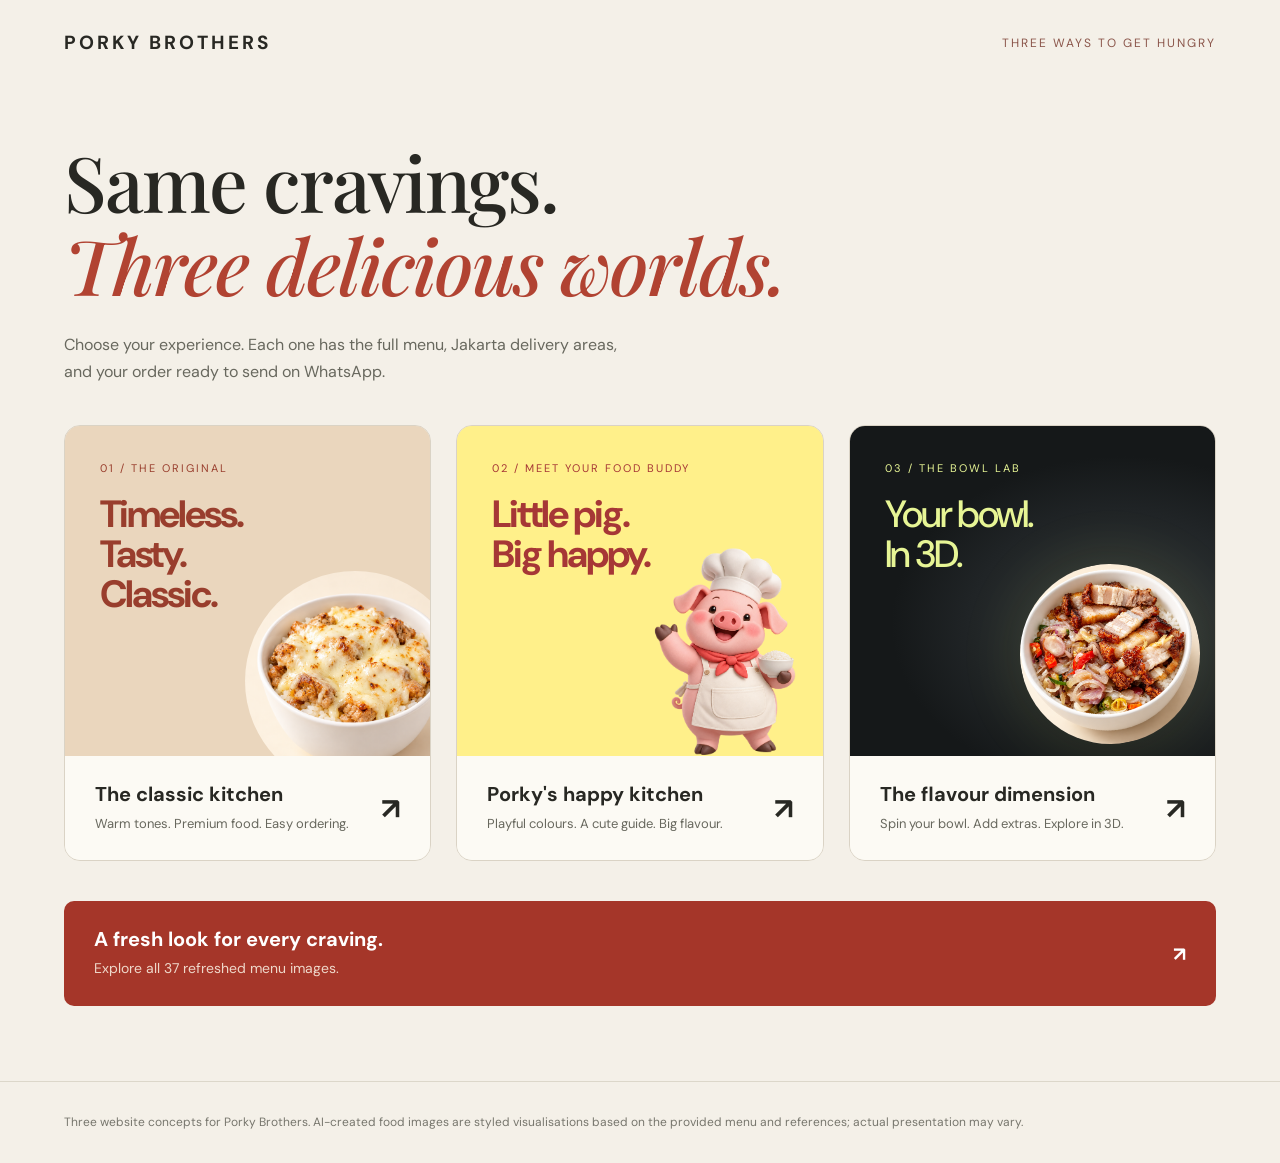
<file: index.html>
<!doctype html><html lang="en"><head><meta charset="utf-8"><meta name="viewport" content="width=device-width,initial-scale=1"><title>Porky Brothers — The next serving</title><link rel="icon" href="assets/logo.jpeg"><style>@import url('https://fonts.googleapis.com/css2?family=DM+Sans:wght@400;500;600;700&family=Playfair+Display:ital,wght@0,500;1,500&display=swap');*{box-sizing:border-box}body{margin:0;background:#f4f0e8;color:#282823;font-family:'DM Sans',sans-serif}header,main,footer{max-width:1340px;margin:auto;padding:30px 5%}header{display:flex;align-items:center;justify-content:space-between;font-size:12px;letter-spacing:2px}header strong{font-size:19px;letter-spacing:3px}header span{color:#8b564b}h1{font:500 clamp(42px,6vw,78px)/1.08 'Playfair Display',serif;letter-spacing:-2px;margin:25px 0}h1 em{color:#b14332}p{line-height:1.7;color:#68685e}.concepts{display:grid;grid-template-columns:repeat(3,1fr);gap:25px;margin:40px 0}a{color:inherit}.concept{display:block;text-decoration:none;overflow:hidden;border-radius:16px;border:1px solid #dad3c5;transition:transform .25s}.concept:hover{transform:translateY(-5px)}.art{height:330px;position:relative;padding:35px;overflow:hidden}.playful .art{background:#fff08a;color:#a63736}.future .art{background:radial-gradient(ellipse at 75% 60%,#363c40,#151819 60%);color:#e7f595}.art img{position:absolute;right:-15px;bottom:-45px;width:65%;height:100%;object-fit:contain}.future .art img{object-fit:cover;width:230px;height:230px;border-radius:50%;right:22px;bottom:23px;box-shadow:0 0 70px #e7f52518;transform:rotate(-12deg)}.art h2{font-size:47px;line-height:1;margin:0;letter-spacing:-2px;position:relative;z-index:1;width:65%}.art span{font-size:11px;letter-spacing:2px;display:block;margin-bottom:20px}.future h2{font-weight:500}.details{padding:25px 30px;background:#fcfaf4;display:flex;gap:20px;align-items:center;justify-content:space-between}.details h3{font-size:20px;margin:0 0 6px}.details p{font-size:13px;margin:0}.details b{font-size:30px}.gallery-link{display:flex;align-items:center;justify-content:space-between;background:#a53629;color:white;padding:25px 30px;border-radius:10px;text-decoration:none}.gallery-link p{color:#efd8ca;font-size:14px;margin:5px 0 0}.gallery-link strong{font-size:20px}footer{font-size:12px;color:#77766d;border-top:1px solid #dcd7ca;margin-top:45px;line-height:1.7}@media(max-width:1000px){.concepts{grid-template-columns:1fr}.art{height:300px}.art h2{font-size:43px}header span{font-size:9px;letter-spacing:1px}.details{padding:22px}.gallery-link{padding:23px;gap:15px}}@media(prefers-reduced-motion:reduce){*{transition:none!important}}.art h2{font-size:38px;line-height:1.05;width:100%}.art img{height:72%;width:60%;bottom:-15px}.future .art img{width:180px;height:180px;bottom:12px;right:15px}@media(max-width:1000px){.art h2{font-size:43px}.art img{height:95%;width:55%}.future .art img{width:200px;height:200px}}@media(max-width:430px){.art h2{font-size:37px}.art img{height:70%;width:55%}.future .art img{width:170px;height:170px}}</style></head><body><header><strong>PORKY BROTHERS</strong><span>THREE WAYS TO GET HUNGRY</span></header><main><h1>Same cravings.<br><em>Three delicious worlds.</em></h1><p>Choose your experience. Each one has the full menu, Jakarta delivery areas,<br>and your order ready to send on WhatsApp.</p><div class="concepts"><a class="concept classic" href="classic/"><div class="art" style="background:#ead6bd;color:#993e2d"><span>01 / THE ORIGINAL</span><h2>Timeless.<br>Tasty.<br>Classic.</h2><img src="shared/generated/p8.png" alt="Mozzarella pork bowl" style="object-fit:cover;border-radius:50%;width:220px;height:220px;bottom:-35px;right:-35px"></div><div class="details"><div><h3>The classic kitchen</h3><p>Warm tones. Premium food. Easy ordering.</p></div><b>↗</b></div></a><a class="concept playful" href="playful/"><div class="art"><span>02 / MEET YOUR FOOD BUDDY</span><h2>Little pig.<br>Big happy.</h2><img src="shared/generated/mascot.png" alt="Porky, our friendly pig chef" onerror="this.style.visibility='hidden'"></div><div class="details"><div><h3>Porky's happy kitchen</h3><p>Playful colours. A cute guide. Big flavour.</p></div><b>↗</b></div></a><a class="concept future" href="future/"><div class="art"><span>03 / THE BOWL LAB</span><h2>Your bowl.<br>In 3D.</h2><img src="shared/generated/p1.png" alt="Porky Brothers signature pork bowl" onerror="this.src='assets/bowl%201.jpeg';this.onerror=null"></div><div class="details"><div><h3>The flavour dimension</h3><p>Spin your bowl. Add extras. Explore in 3D.</p></div><b>↗</b></div></a></div><a class="gallery-link" href="gallery.html"><div><strong>A fresh look for every craving.</strong><p>Explore all 37 refreshed menu images.</p></div><strong>↗</strong></a></main><footer>Three website concepts for Porky Brothers. AI-created food images are styled visualisations based on the provided menu and references; actual presentation may vary.</footer></body></html>
</file>
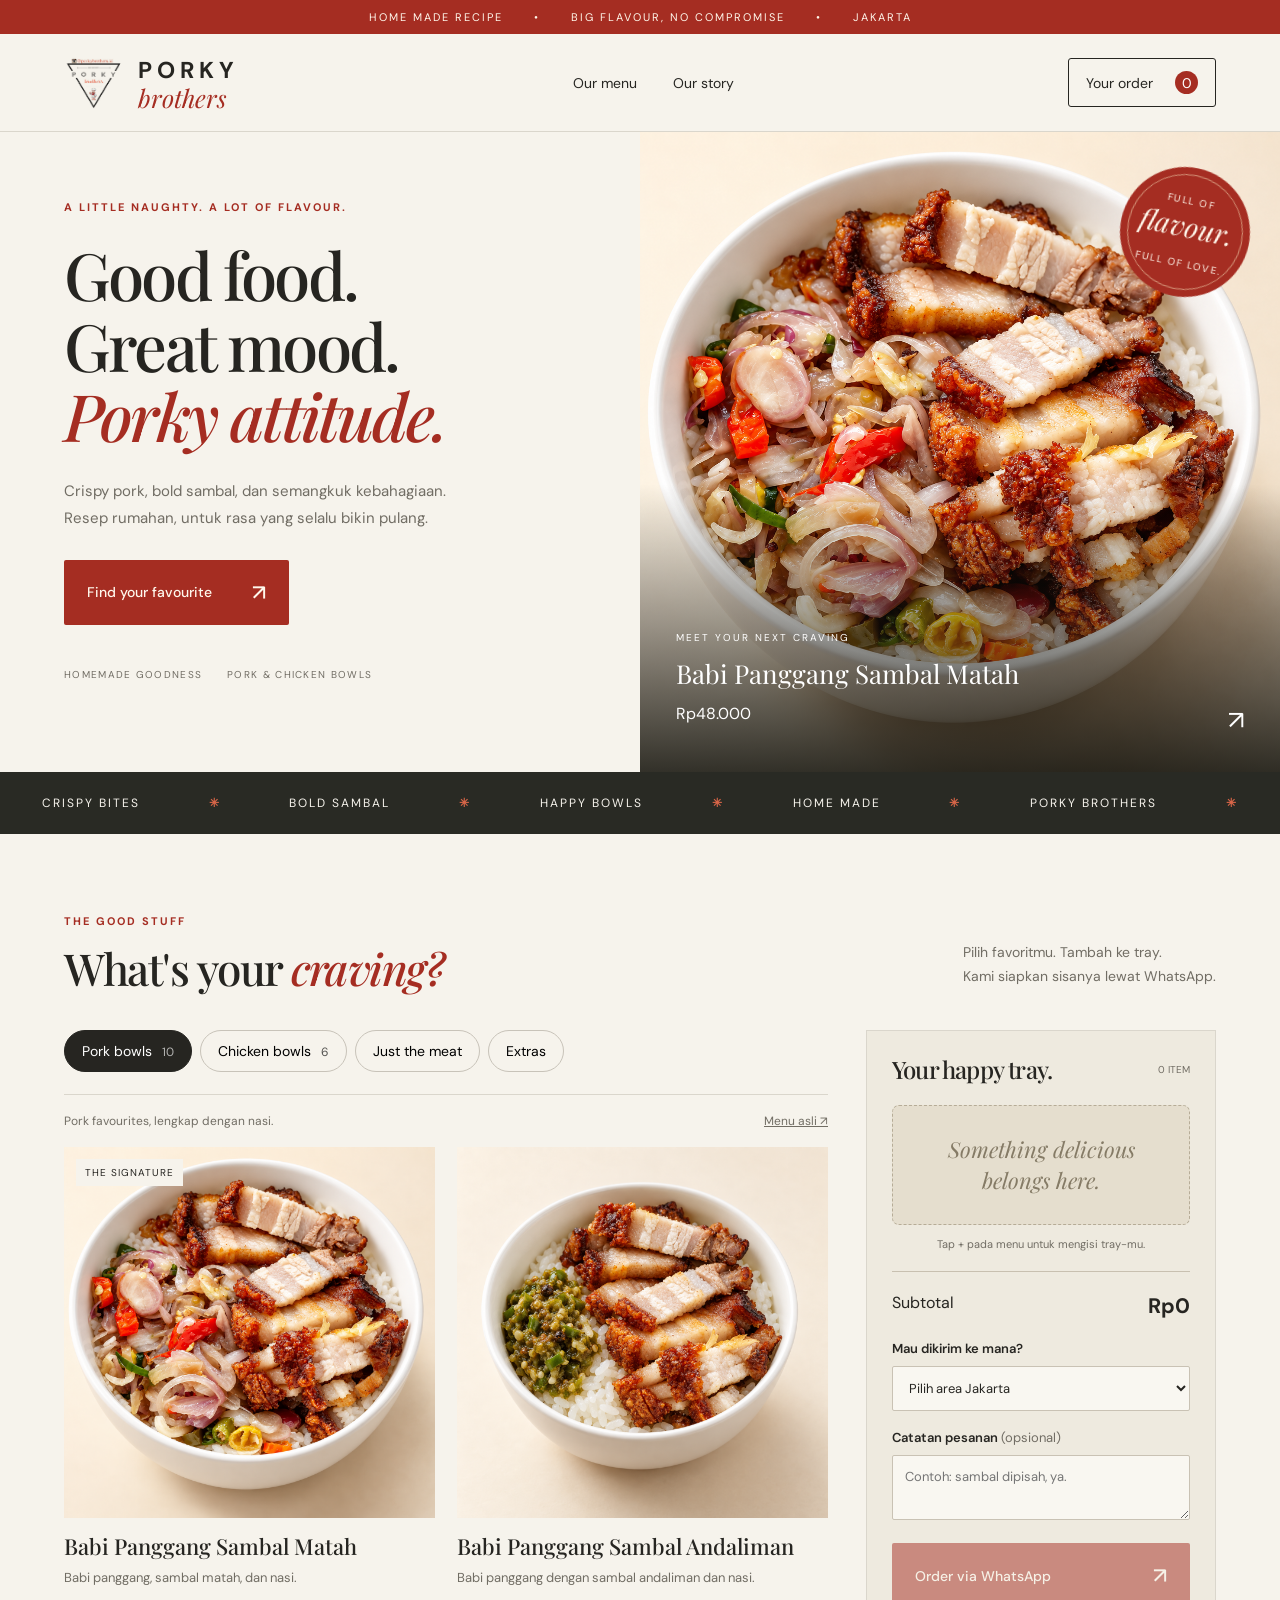
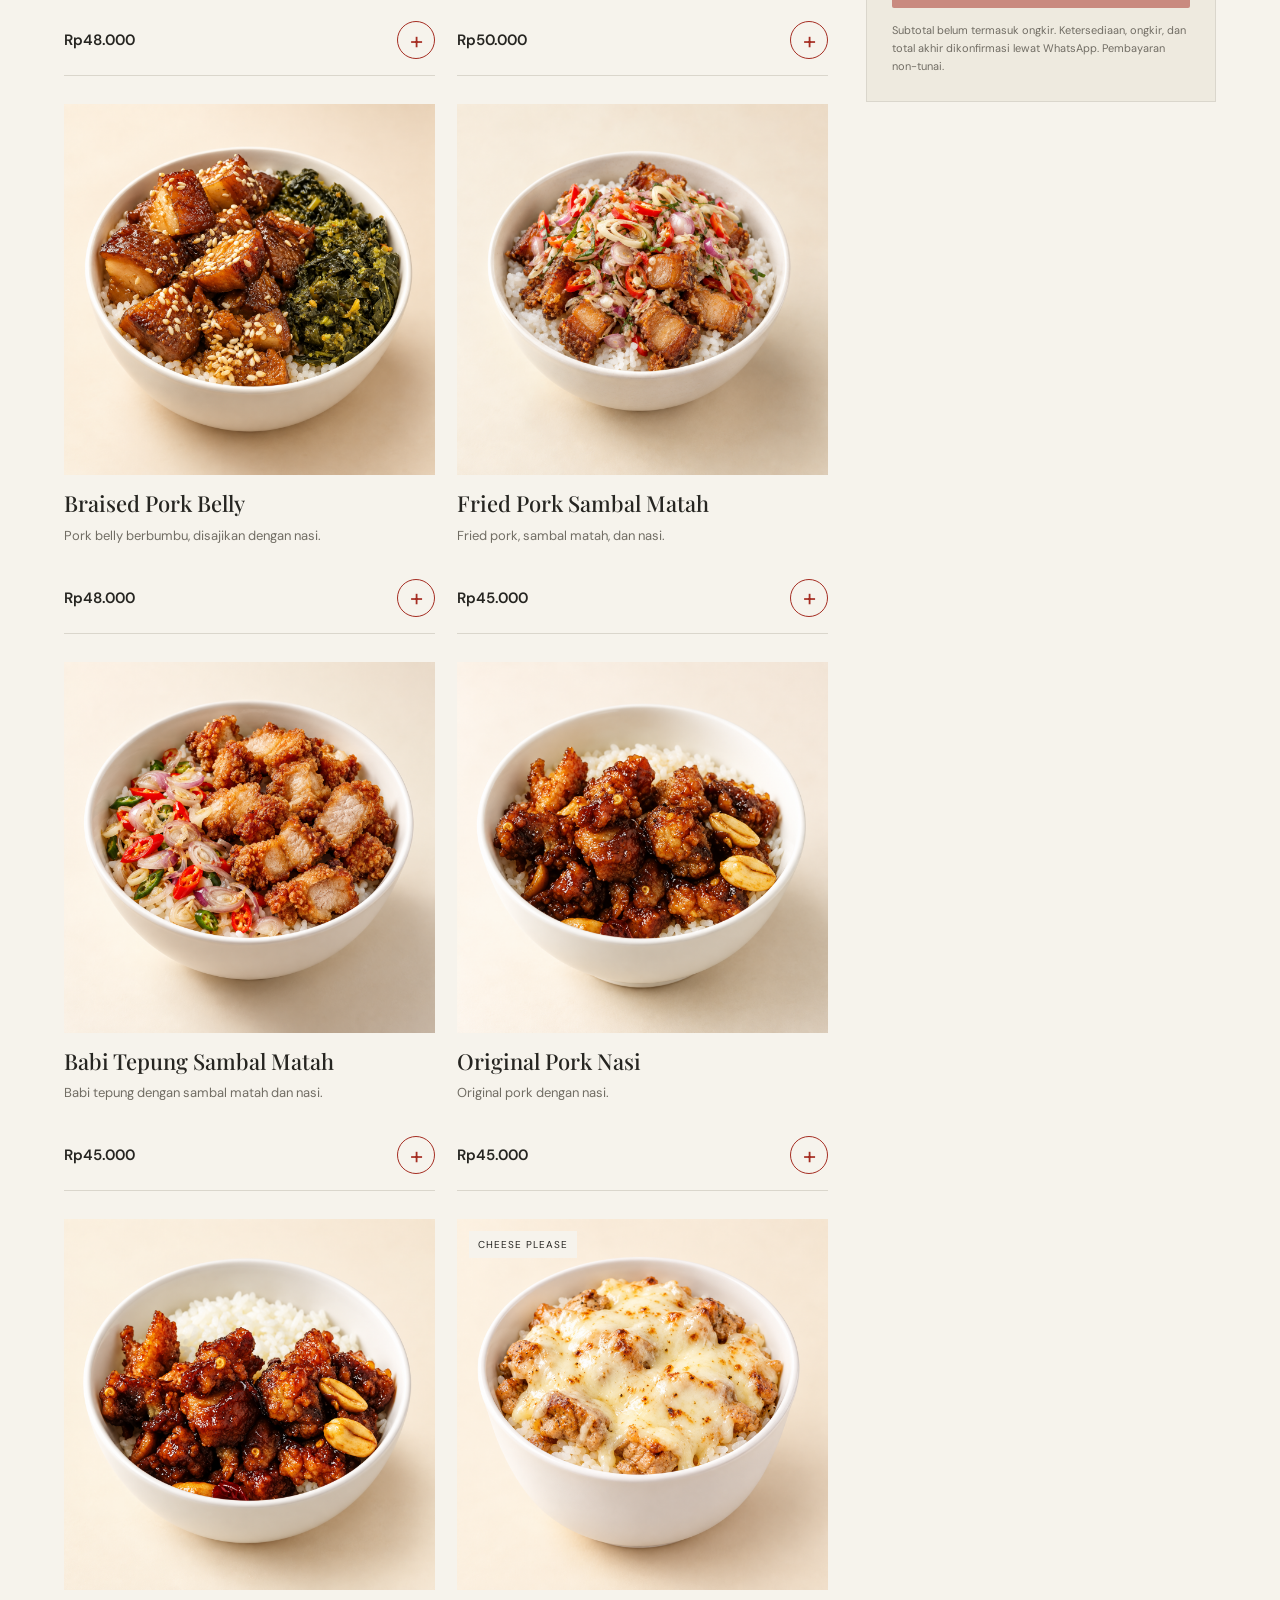
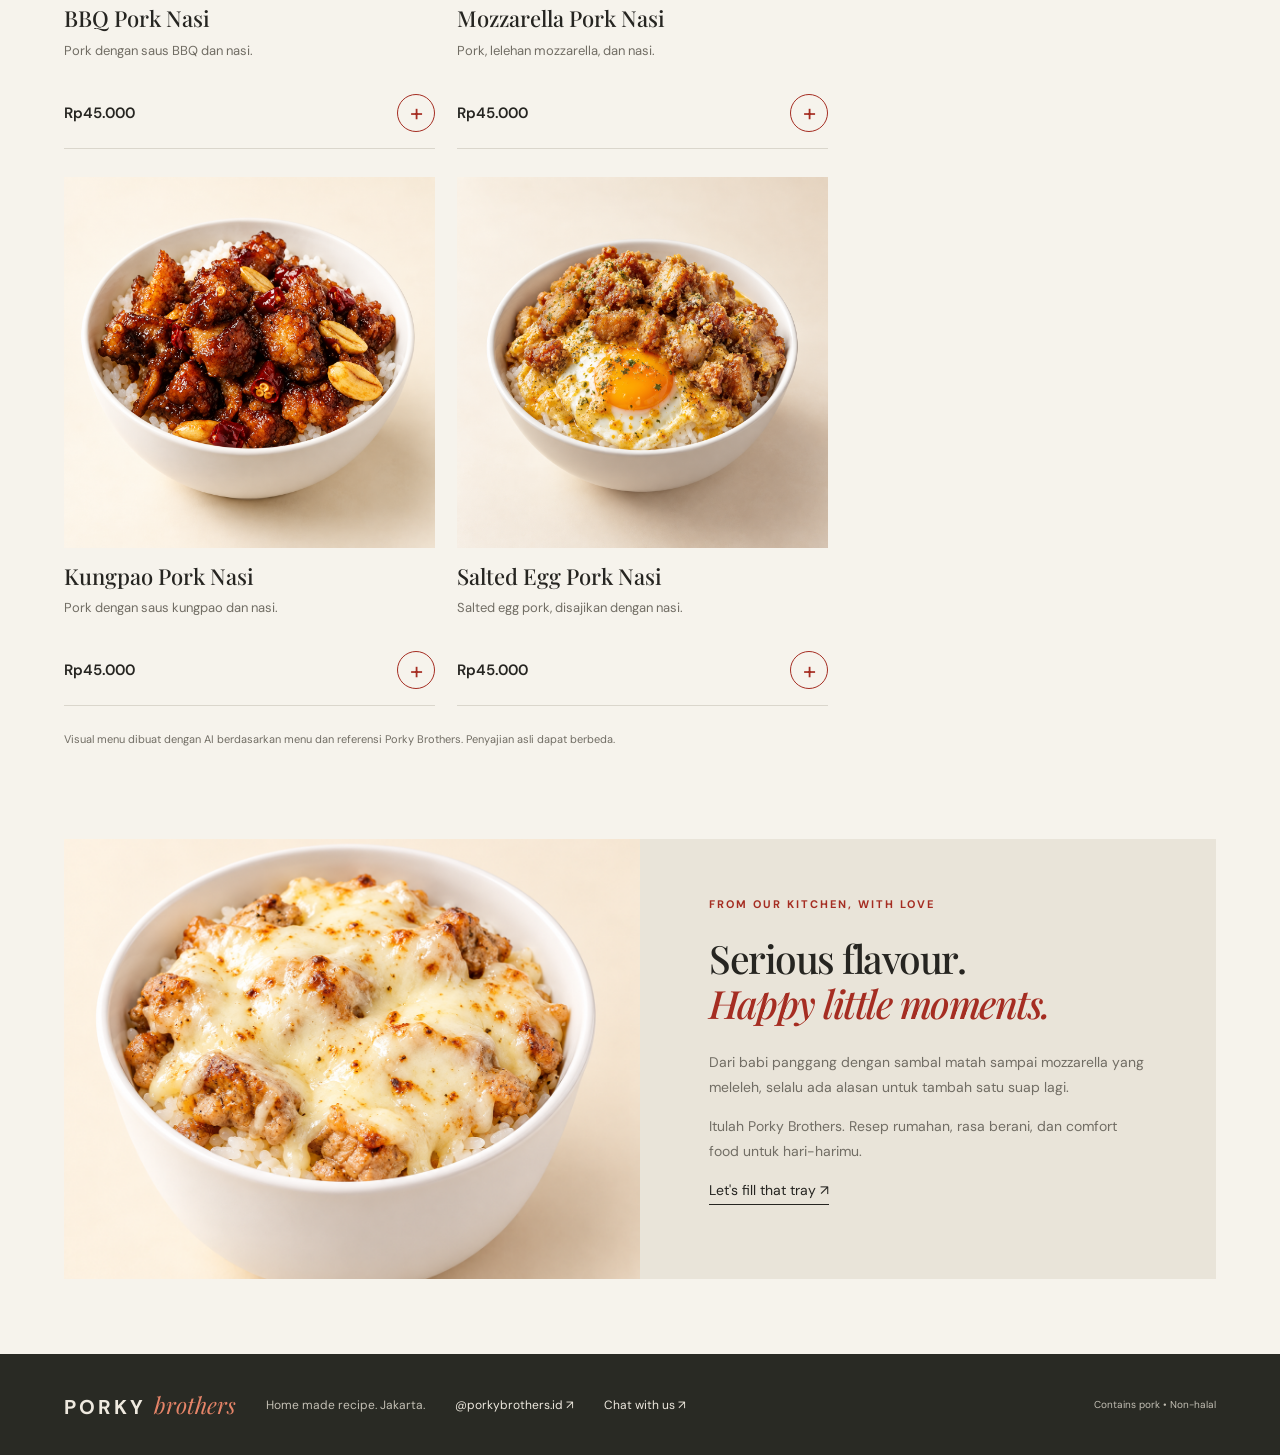
<file: classic/index.html>
<!doctype html>
<html lang="id"><head><meta charset="UTF-8"><meta name="viewport" content="width=device-width, initial-scale=1"><meta name="theme-color" content="#a52d22"><meta name="description" content="Porky Brothers — homemade pork and chicken rice bowls. Pilih menu favoritmu, pilih area Jakarta, dan pesan langsung lewat WhatsApp."><link rel="icon" href="../assets/logo.jpeg"><title>Porky Brothers — Big flavour. Happy bowls.</title><link rel="stylesheet" href="style.css?v=full-menu-images"></head><body>
<div class="announcement">HOME MADE RECIPE <span>•</span> BIG FLAVOUR, NO COMPROMISE <span>•</span> JAKARTA</div>
<header><a class="brand" href="#" aria-label="Porky Brothers home"><img src="../assets/logo.jpeg" alt="Porky Brothers logo"><span>PORKY<em>brothers</em></span></a><nav aria-label="Navigasi utama"><a href="#menu">Our menu</a><a href="#story">Our story</a></nav><a class="bag" href="#order">Your order <span id="bag-count">0</span></a></header>
<main><section class="hero"><div class="hero-copy"><p class="eyebrow">A LITTLE NAUGHTY. A LOT OF FLAVOUR.</p><h1>Good food.<br>Great mood.<br><em>Porky attitude.</em></h1><p class="intro">Crispy pork, bold sambal, dan semangkuk kebahagiaan. Resep rumahan, untuk rasa yang selalu bikin pulang.</p><a class="button" href="#menu">Find your favourite <span>↗</span></a><div class="hero-bottom"><span>HOMEMADE GOODNESS</span><span>PORK & CHICKEN BOWLS</span></div></div><div class="hero-photo"><img src="../shared/generated/p1.png" alt="Babi panggang dengan sambal matah dan nasi" fetchpriority="high"><div class="round-stamp">FULL OF<br><i>flavour.</i><br>FULL OF LOVE.</div><div class="photo-caption"><span>MEET YOUR NEXT CRAVING</span><strong>Babi Panggang Sambal Matah</strong><span>Rp48.000 <a href="#menu" aria-label="Lihat menu">↗</a></span></div></div></section>
<div class="ribbon" aria-hidden="true">CRISPY BITES <b>✳</b> BOLD SAMBAL <b>✳</b> HAPPY BOWLS <b>✳</b> HOME MADE <b>✳</b> PORKY BROTHERS <b>✳</b></div>
<section class="menu-section" id="menu"><div class="section-heading"><div><p class="eyebrow">THE GOOD STUFF</p><h2>What's your <em>craving?</em></h2></div><p>Pilih favoritmu. Tambah ke tray.<br>Kami siapkan sisanya lewat WhatsApp.</p></div><div class="shop-layout"><div class="catalog"><div class="filters" role="group" aria-label="Kategori menu"><button class="active" data-category="pork" aria-pressed="true">Pork bowls <span>10</span></button><button data-category="chicken" aria-pressed="false">Chicken bowls <span>6</span></button><button data-category="meat" aria-pressed="false">Just the meat</button><button data-category="extras" aria-pressed="false">Extras</button></div><div class="menu-note"><span id="category-note">Pork favourites, lengkap dengan nasi.</span><a href="../assets/menu.png" target="_blank" rel="noopener">Menu asli ↗</a></div><div id="products" class="products"></div><p class="photo-note">Visual menu dibuat dengan AI berdasarkan menu dan referensi Porky Brothers. Penyajian asli dapat berbeda.</p></div>
<aside class="order-panel" id="order"><div class="order-heading"><h2>Your happy tray.</h2><span id="tray-count">0 ITEM</span></div><div id="tray" class="tray"><p>Something delicious<br>belongs here.</p></div><p id="tray-hint">Tap + pada menu untuk mengisi tray-mu.</p><div id="cart-items"></div><div class="subtotal"><span>Subtotal</span><strong id="total">Rp0</strong></div><form id="order-form"><label for="area">Mau dikirim ke mana?</label><select id="area" required><option value="">Pilih area Jakarta</option><option value="Jakarta Barat (West Jakarta)">Jakarta Barat / West</option><option value="Jakarta Selatan (South Jakarta)">Jakarta Selatan / South</option><option value="Jakarta Timur (East Jakarta)">Jakarta Timur / East</option><option value="Jakarta Pusat (Central Jakarta)">Jakarta Pusat / Central</option><option value="Jakarta Utara (North Jakarta)">Jakarta Utara / North</option></select><label for="notes">Catatan pesanan <span>(opsional)</span></label><textarea id="notes" rows="2" maxlength="500" placeholder="Contoh: sambal dipisah, ya."></textarea><button class="button checkout" id="checkout" type="submit" disabled>Order via WhatsApp <span>↗</span></button><p class="fine">Subtotal belum termasuk ongkir. Ketersediaan, ongkir, dan total akhir dikonfirmasi lewat WhatsApp. Pembayaran non-tunai.</p></form></aside></div></section>
<section class="story" id="story"><div class="story-photo"><img src="../shared/generated/p8.png" loading="lazy" alt="Mozzarella meleleh di atas rice bowl Porky Brothers"></div><div class="story-copy"><p class="eyebrow">FROM OUR KITCHEN, WITH LOVE</p><h2>Serious flavour.<br><em>Happy little moments.</em></h2><p>Dari babi panggang dengan sambal matah sampai mozzarella yang meleleh, selalu ada alasan untuk tambah satu suap lagi.</p><p>Itulah Porky Brothers. Resep rumahan, rasa berani, dan comfort food untuk hari-harimu.</p><a href="#menu">Let's fill that tray ↗</a></div></section></main><footer><a class="footer-brand" href="#">PORKY <em>brothers</em></a><p>Home made recipe. Jakarta.</p><a href="https://www.instagram.com/porkybrothers.id/" target="_blank" rel="noopener">@porkybrothers.id ↗</a><a href="https://wa.me/6285881541029" target="_blank" rel="noopener">Chat with us ↗</a><small>Contains pork • Non-halal</small></footer><a href="#order" class="mobile-cart" id="mobile-cart">Your tray <span id="mobile-summary">0 item · Rp0</span><b>↗</b></a><div id="toast" role="status" aria-live="polite"></div><script src="app.js"></script></body></html>
</file>
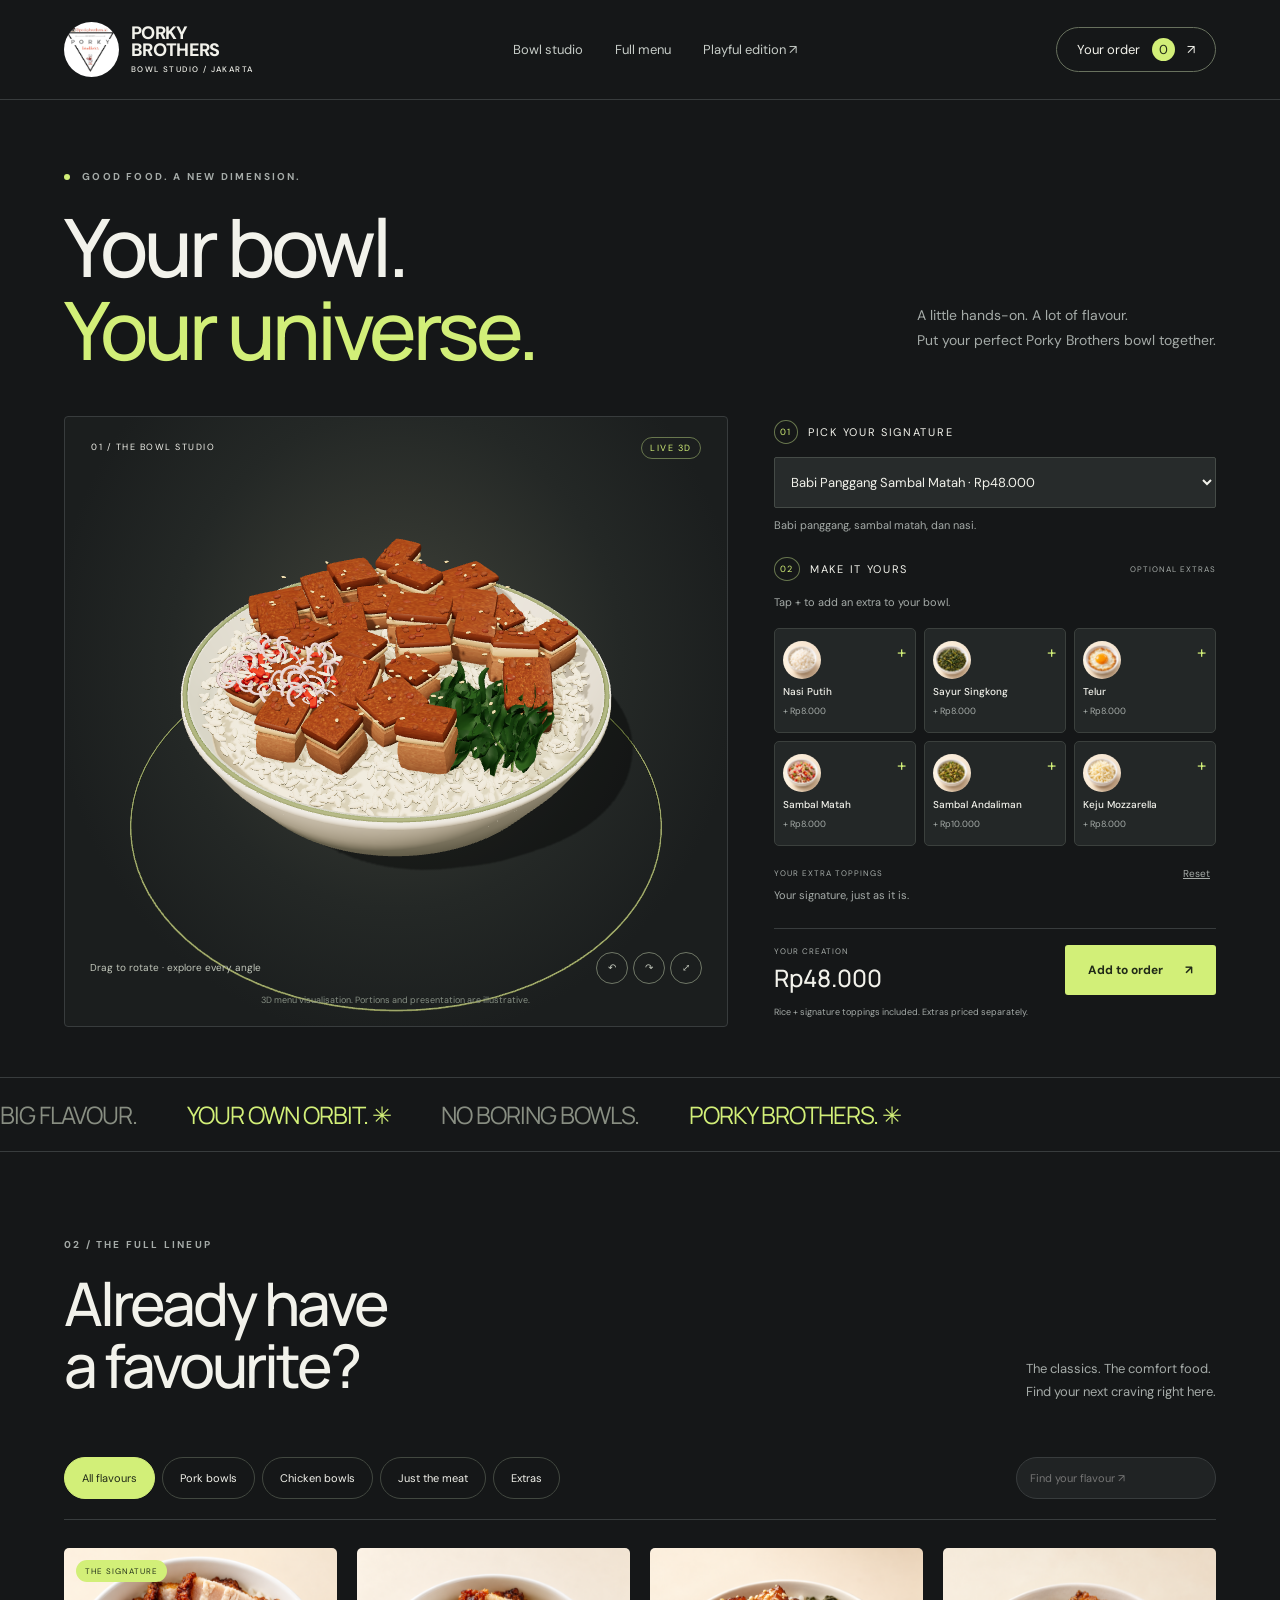
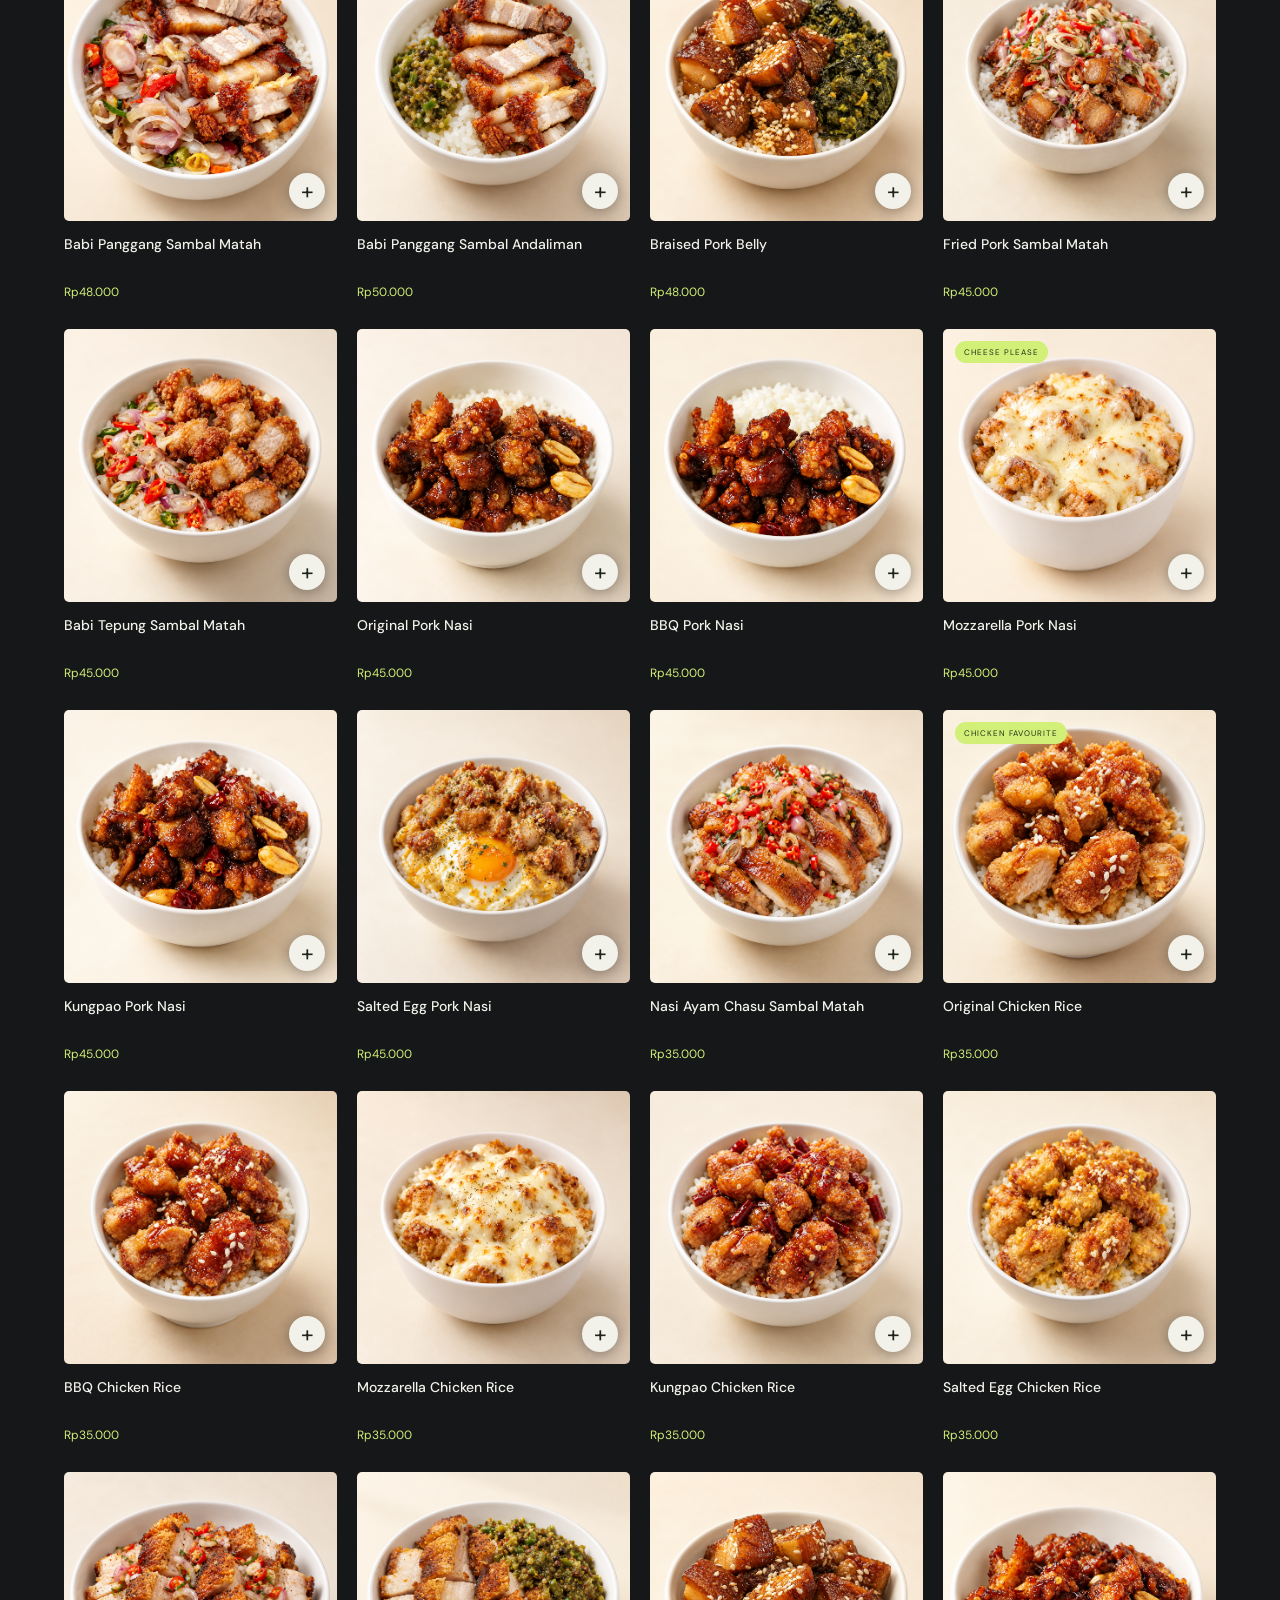
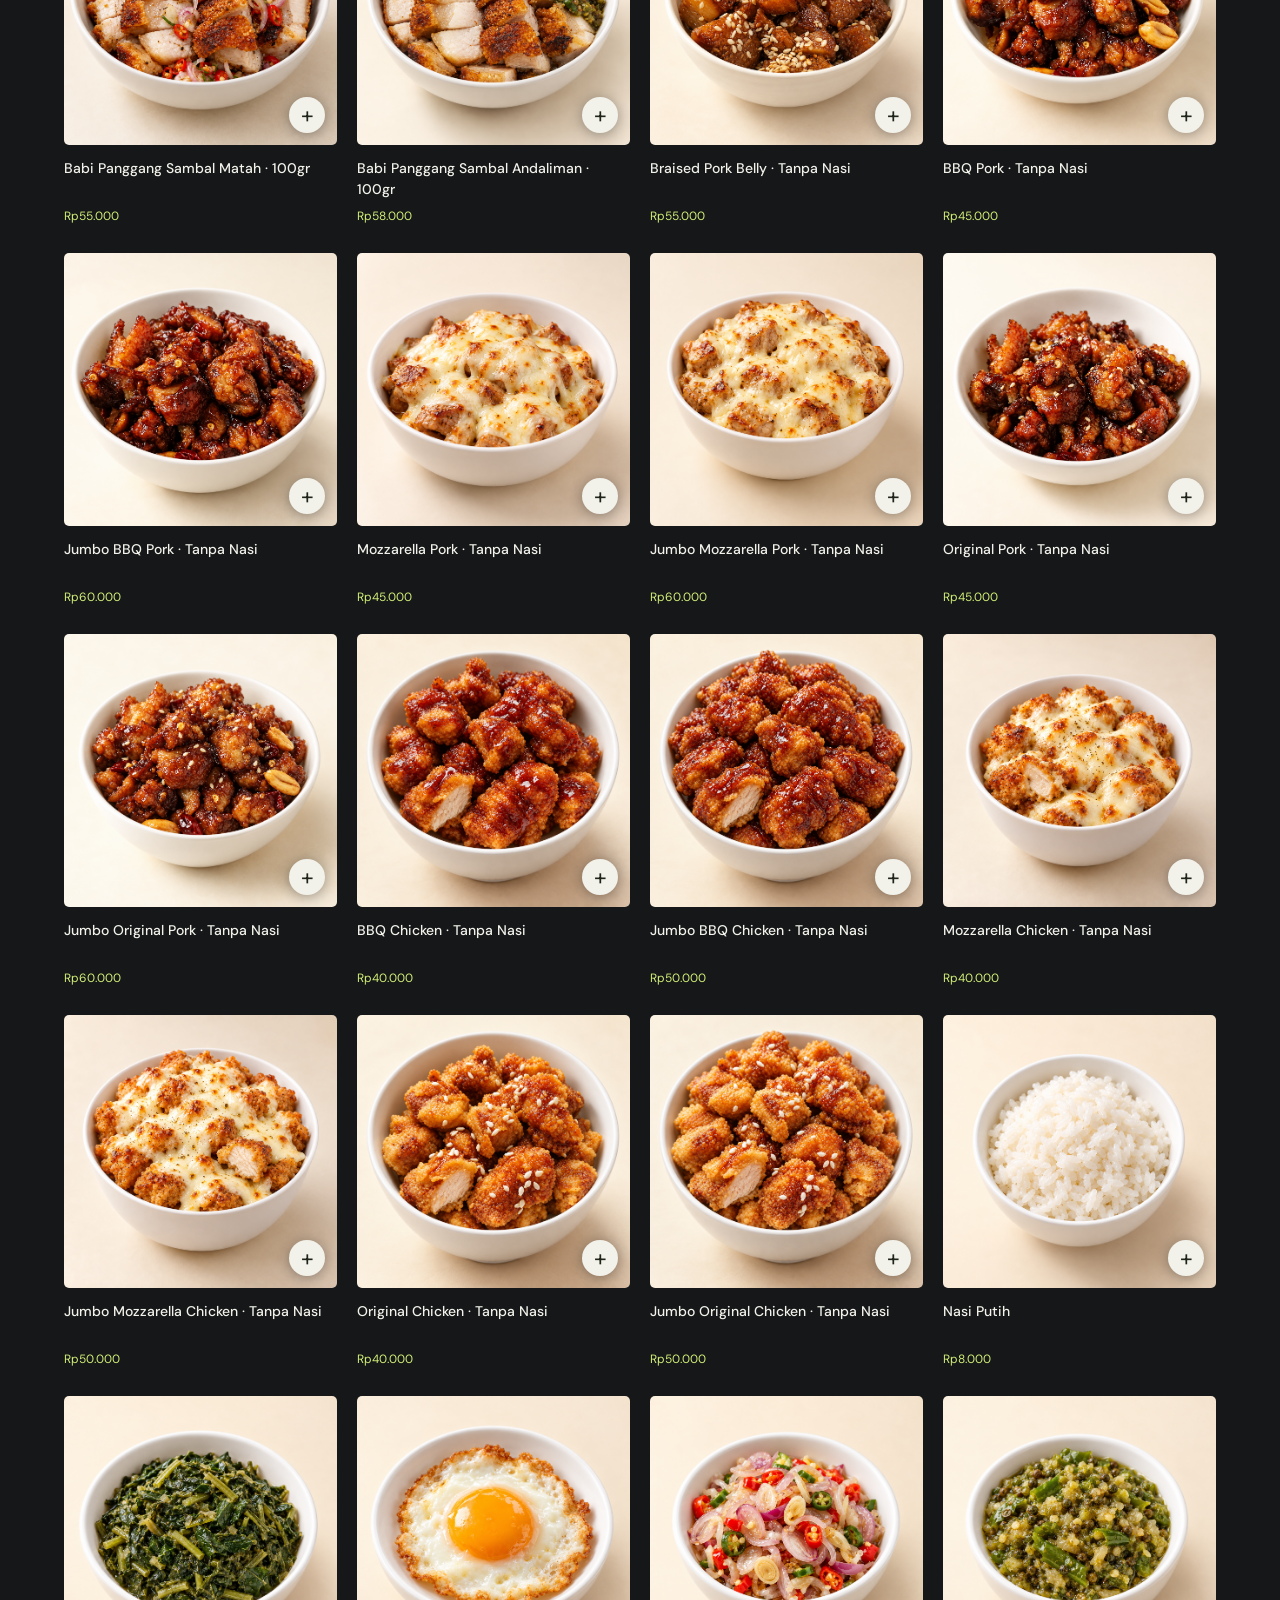
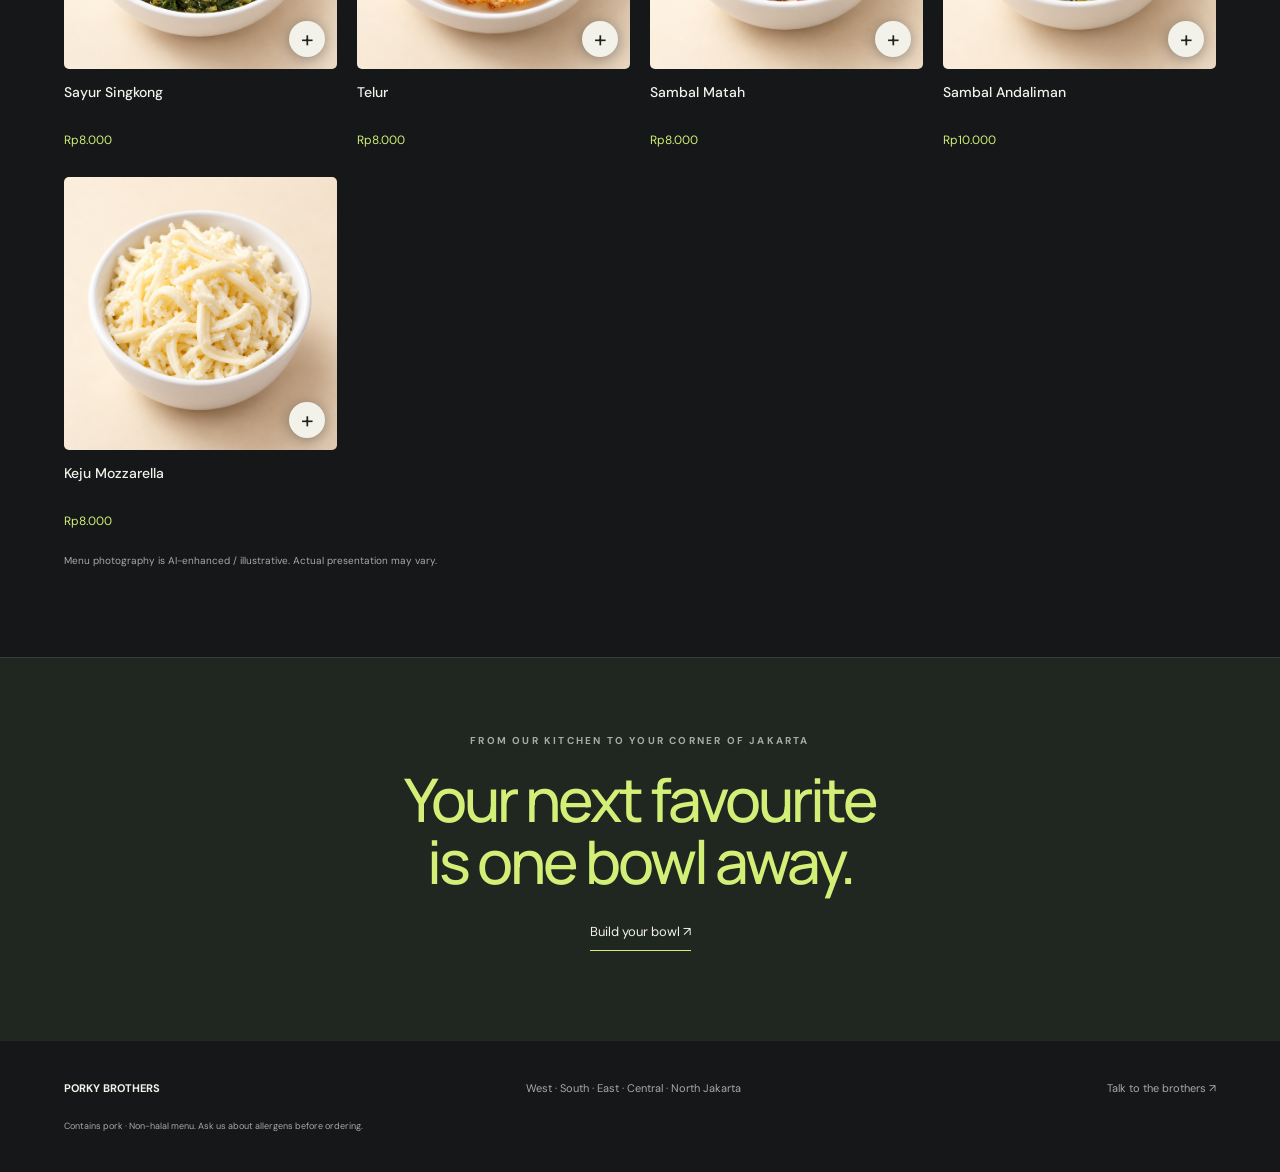
<file: future/index.html>
<!doctype html>
<html lang="id"><head><meta charset="UTF-8"><meta name="viewport" content="width=device-width,initial-scale=1"><meta name="theme-color" content="#151718"><title>Porky Brothers — Bowl Studio</title><link rel="icon" type="image/jpeg" href="../assets/logo.jpeg"><link rel="stylesheet" href="style.css"></head><body>
<header><a class="brand" href="#"><img src="../assets/logo.jpeg" alt="Porky Brothers"><span>PORKY<br>BROTHERS<span class="brand-sub">BOWL STUDIO / JAKARTA</span></span></a><nav><a href="#studio">Bowl studio</a><a href="#menu">Full menu</a><a href="../playful/">Playful edition ↗</a></nav><button class="cart-open" aria-label="Open your order">Your order <span id="count">0</span> ↗</button></header>
<main><section id="studio"><div class="intro"><span class="eyebrow"><i></i> GOOD FOOD. A NEW DIMENSION.</span><h1>Your bowl.<br><em>Your universe.</em></h1><p>A little hands-on. A lot of flavour.<br>Put your perfect Porky Brothers bowl together.</p></div><div class="studio-grid"><div class="scene-wrap"><div class="scene-top"><span>01 / THE BOWL STUDIO</span><span class="live">LIVE 3D</span></div><div id="scene" tabindex="0" role="region" aria-label="Interactive 3D bowl. Drag or swipe to rotate. Arrow keys also rotate the bowl."><div id="fallback" hidden><div class="fallback-bowl">🍚</div><p>3D preview unavailable on this device.<br>You can still build and order below.</p></div></div><div class="scene-footer"><span>Drag to rotate · explore every angle</span><div><button id="rotate-left" aria-label="Rotate bowl left">↶</button><button id="rotate-right" aria-label="Rotate bowl right">↷</button><button id="reset-view" aria-label="Reset bowl view">⤢</button></div></div><p class="visual-note">3D menu visualisation. Portions and presentation are illustrative.</p><div class="orbital-label">DESIGNED BY YOU.<br>MADE BY THE BROTHERS.</div></div>
<aside class="config"><div class="step-label"><span>01</span> PICK YOUR SIGNATURE</div><label class="sr-only" for="base">Choose your rice bowl</label><select id="base"></select><p class="base-description" id="base-description"></p><div class="step-label"><span>02</span> MAKE IT YOURS <small>OPTIONAL EXTRAS</small></div><p class="hint">Tap + to add an extra to your bowl.</p><div id="extras" class="extras"></div><div class="added-top"><span>YOUR EXTRA TOPPINGS</span><button id="reset-toppings">Reset</button></div><div id="selected-extras" class="selected-extras"></div><div class="build-total"><div><small>YOUR CREATION</small><strong id="build-price"></strong></div><button id="add-bowl" class="primary">Add to order <span>↗</span></button></div><p class="included">Rice + signature toppings included. Extras priced separately.</p></aside></div></section>
<div class="ticker"><span>BIG FLAVOUR.</span><span>YOUR OWN ORBIT. ✳</span><span>NO BORING BOWLS.</span><span>PORKY BROTHERS. ✳</span></div>
<section id="menu"><div class="section-heading"><div><span class="eyebrow">02 / THE FULL LINEUP</span><h2>Already have<br>a favourite?</h2></div><p>The classics. The comfort food.<br>Find your next craving right here.</p></div><div class="menu-toolbar"><div id="filters" role="group" aria-label="Filter menu"></div><label class="search"><span class="sr-only">Search menu</span><input id="search" type="search" placeholder="Find your flavour ↗"></label></div><div id="menu-grid" class="menu-grid"></div><p class="menu-note">Menu photography is AI-enhanced / illustrative. Actual presentation may vary.</p></section>
<section class="closer"><span class="eyebrow">FROM OUR KITCHEN TO YOUR CORNER OF JAKARTA</span><h2>Your next favourite<br>is one bowl away.</h2><a href="#studio">Build your bowl ↗</a></section></main>
<footer><strong>PORKY BROTHERS</strong><span>West · South · East · Central · North Jakarta</span><a href="https://wa.me/6285881541029" target="_blank" rel="noopener">Talk to the brothers ↗</a><small>Contains pork · Non-halal menu. Ask us about allergens before ordering.</small></footer>
<dialog id="cart"><form method="dialog" class="cart-header"><div><span class="eyebrow">READY WHEN YOU ARE</span><h2>Your order.</h2></div><button aria-label="Close order">✕</button></form><div id="cart-items"></div><form id="checkout"><label for="area">Where in Jakarta?</label><select id="area" required><option value="">Choose your delivery area</option><option>West Jakarta</option><option>South Jakarta</option><option>East Jakarta</option><option>Central Jakarta</option><option>North Jakarta</option></select><label for="notes">Anything we should know? <small>Optional</small></label><textarea id="notes" maxlength="600" placeholder="Delivery address, spice preferences, or allergies…"></textarea><div class="checkout-total"><span>Subtotal</span><strong id="cart-total">Rp0</strong></div><p class="hint">Delivery cost and availability confirmed on WhatsApp.</p><button type="submit" class="primary" id="checkout-button">Order via WhatsApp ↗</button><p class="hint">Opens a prepared message. Review and send it in WhatsApp.</p></form></dialog><div id="toast" role="status" aria-live="polite"></div><script src="../shared/menu.js"></script><script type="module" src="app.js"></script></body></html>
</file>
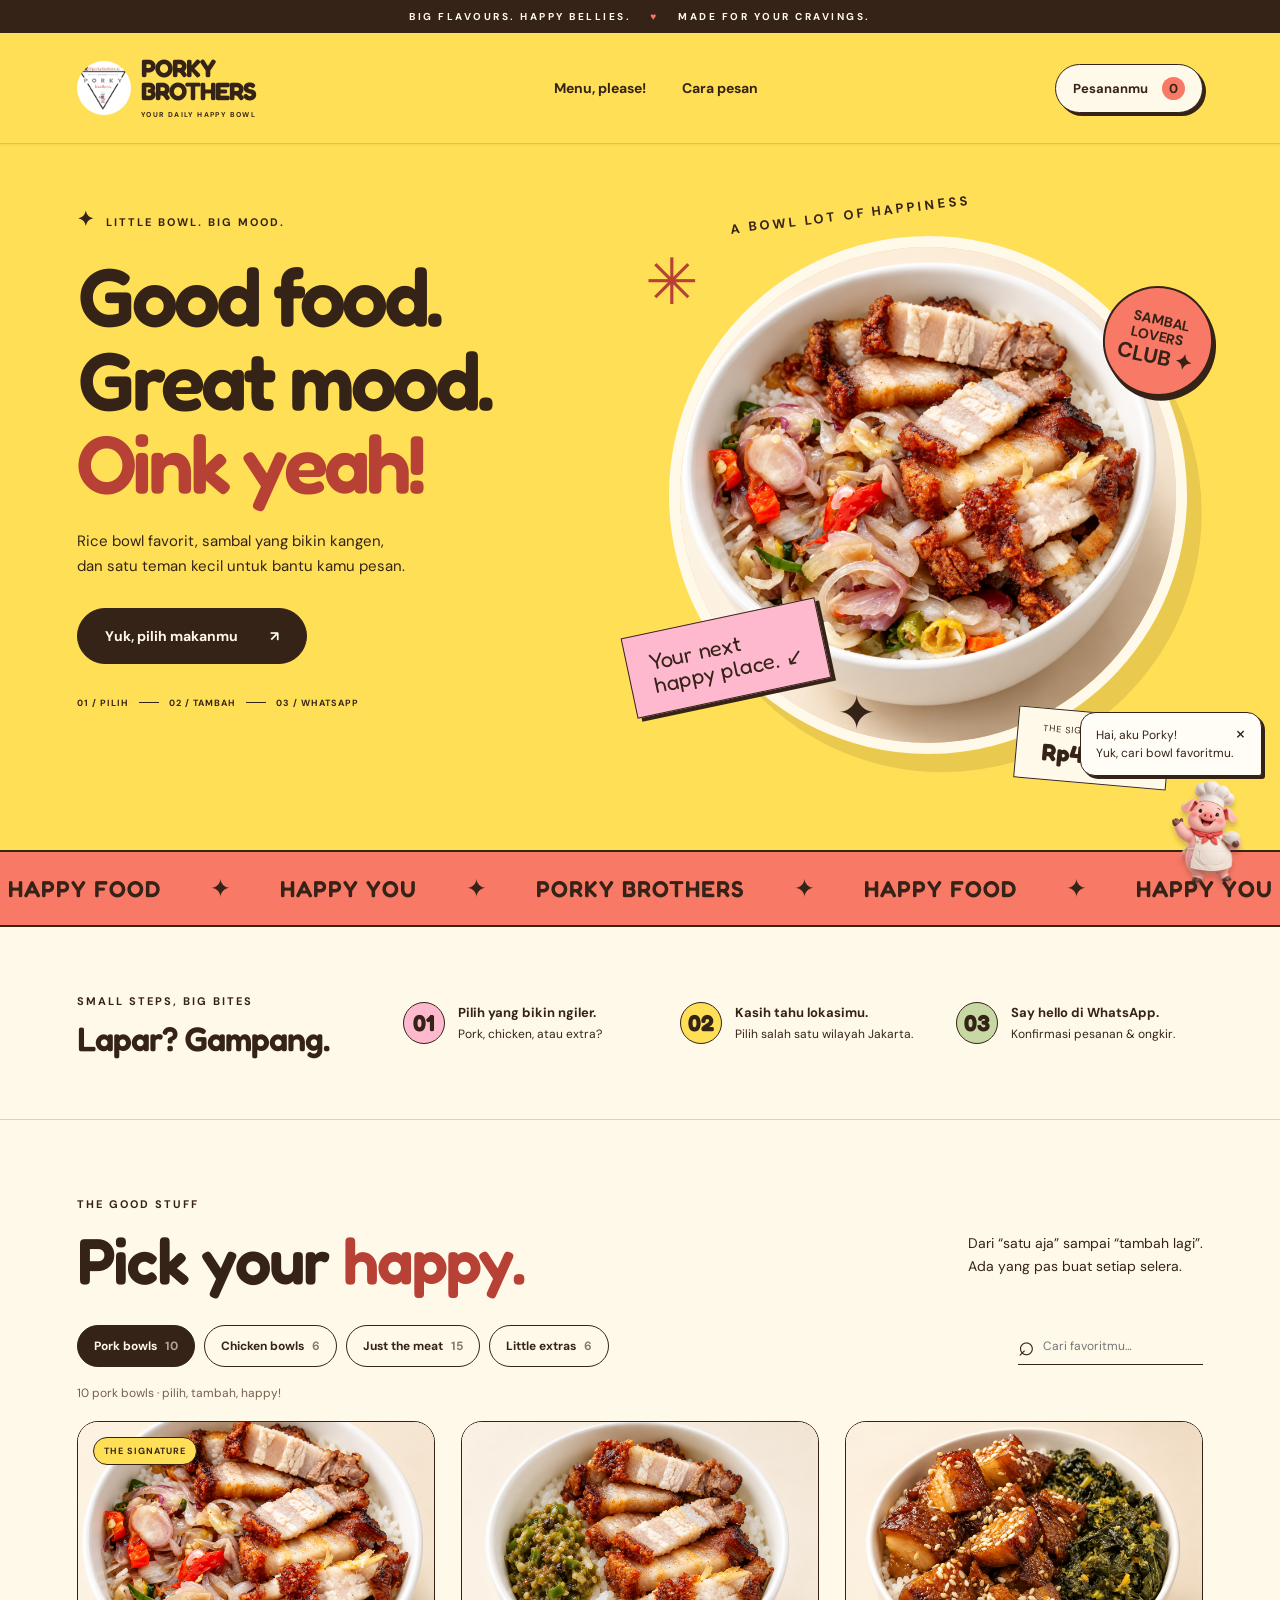
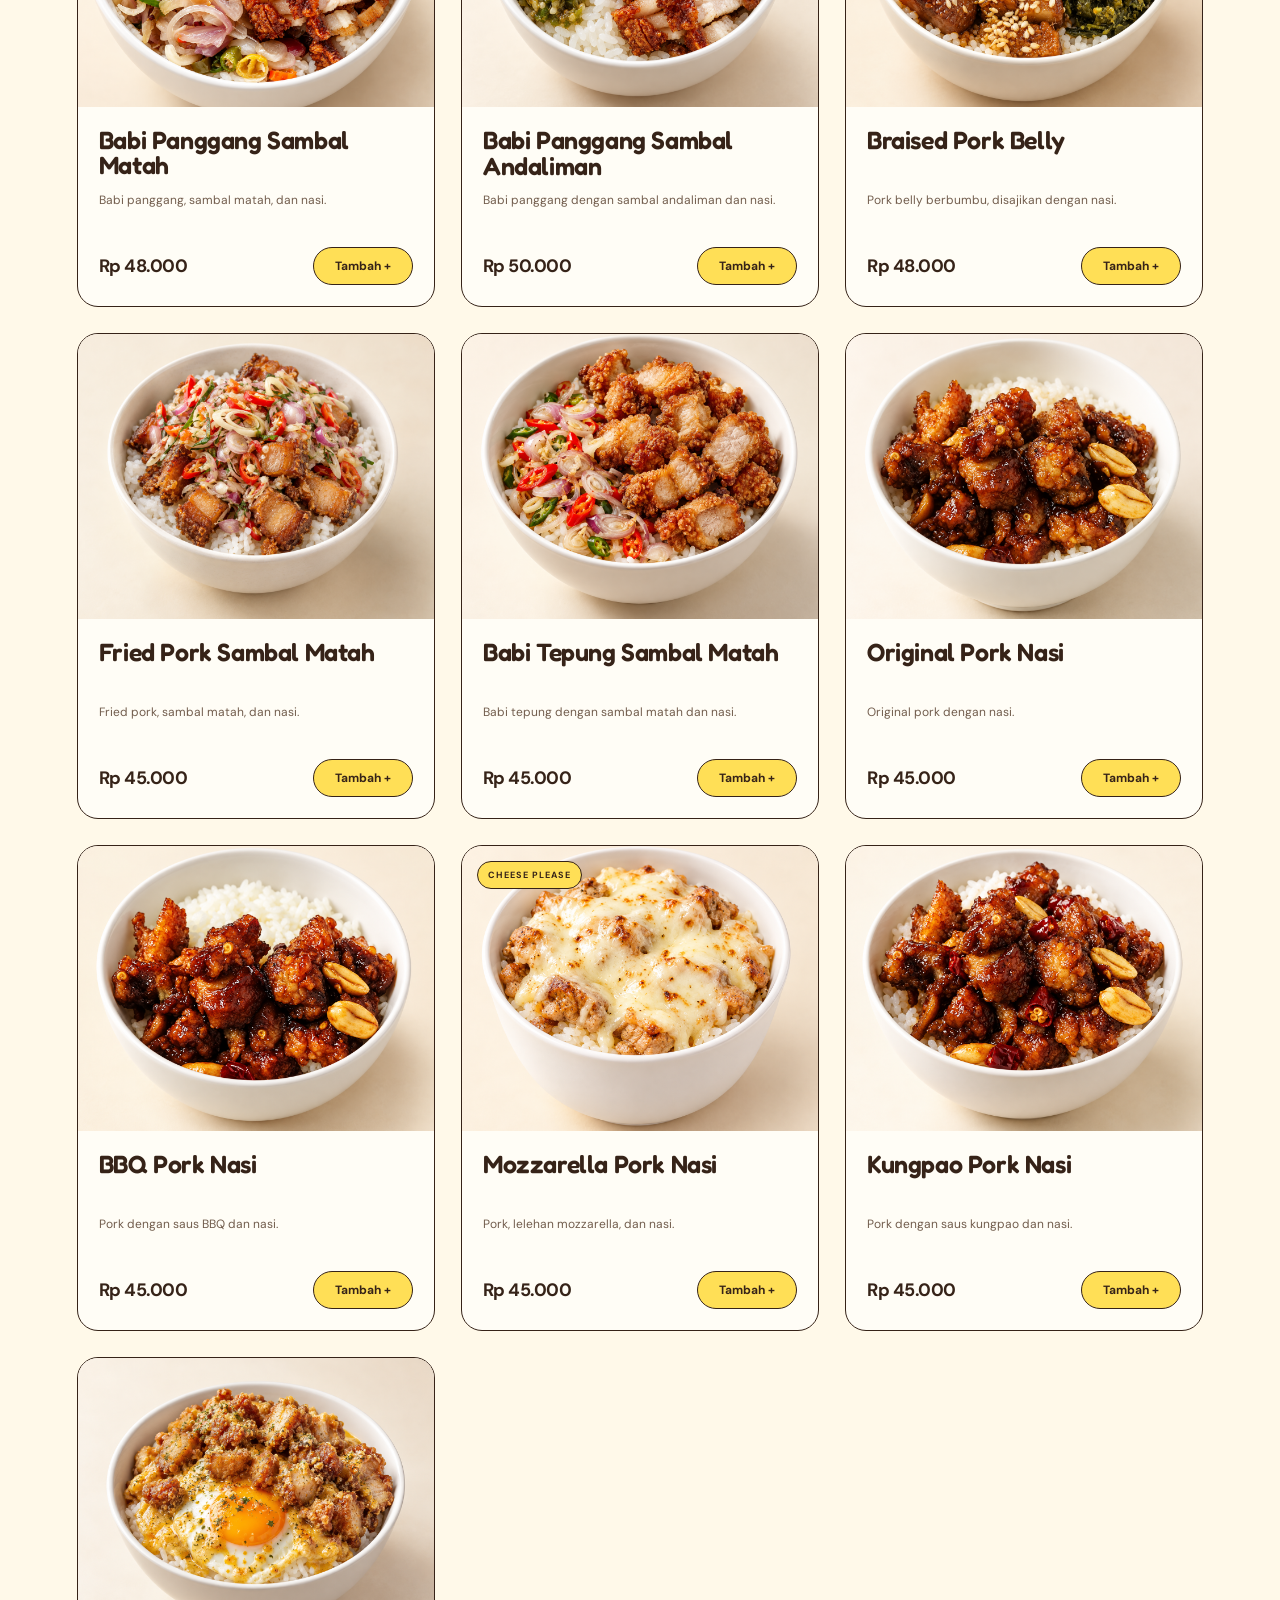
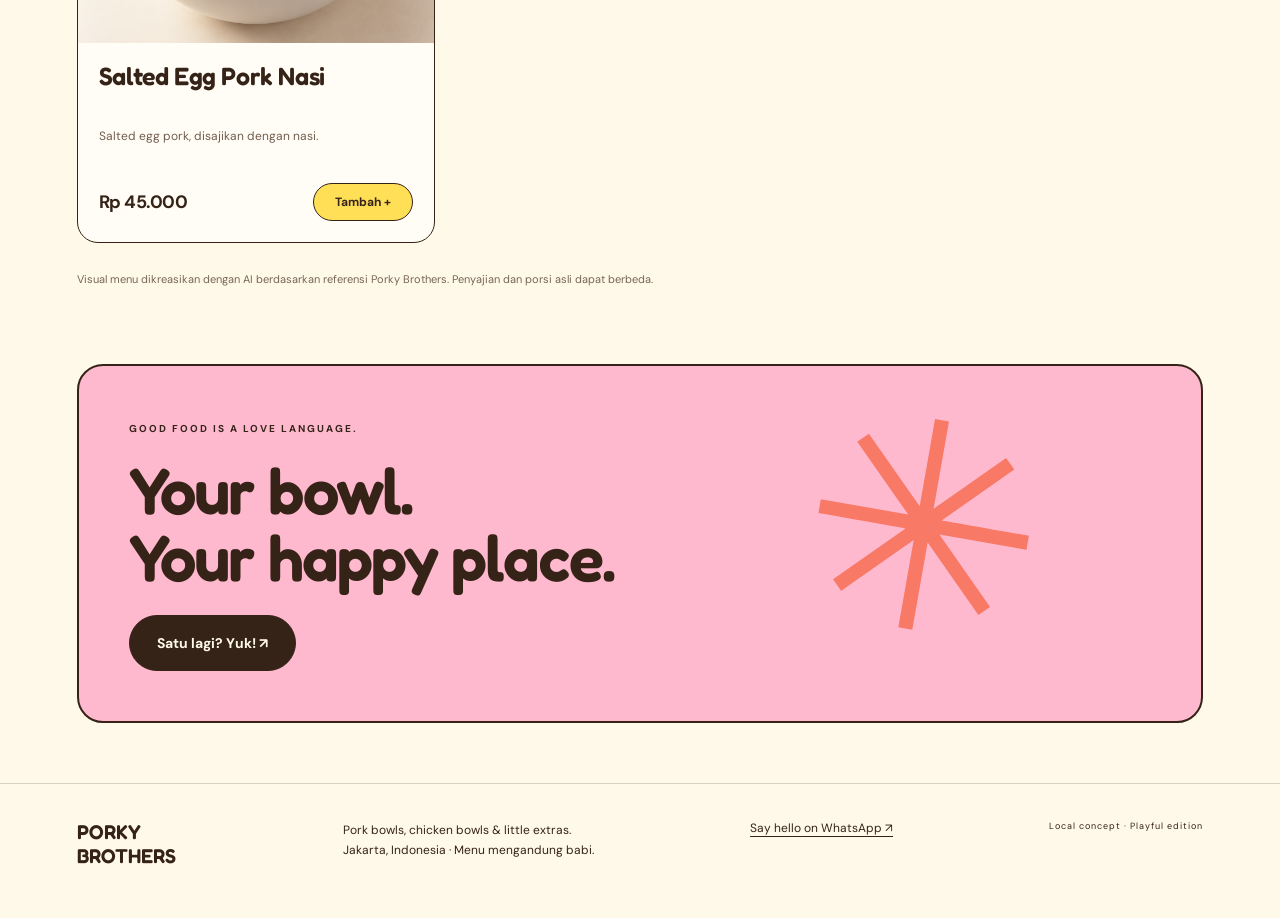
<file: playful/index.html>
<!doctype html>
<html lang="id">
<head><meta charset="UTF-8"><meta name="viewport" content="width=device-width,initial-scale=1"><meta name="theme-color" content="#ffdf56"><title>Porky Brothers — A bowl lot of happiness</title><meta name="description" content="Pilih rice bowl favoritmu, tambah pelengkap, dan pesan Porky Brothers lewat WhatsApp. Untuk lima wilayah Jakarta."><link rel="stylesheet" href="style.css"><script src="../shared/menu.js" defer></script><script src="app.js" defer></script></head>
<body><a class="skip" href="#menu">Langsung ke menu</a>
<div class="topline">BIG FLAVOURS. HAPPY BELLIES. <span>♥</span> MADE FOR YOUR CRAVINGS.</div>
<header><a class="brand" href="#" aria-label="Porky Brothers beranda"><img src="../assets/logo.jpeg" alt=""><span>PORKY<br>BROTHERS<small>YOUR DAILY HAPPY BOWL</small></span></a><nav aria-label="Navigasi utama"><a href="#menu">Menu, please!</a><a href="#how">Cara pesan</a></nav><button class="cart-button" id="open-cart">Pesananmu <span id="cart-count">0</span></button></header>
<main><section class="hero"><div class="hero-copy"><div class="eyebrow"><span class="spark">✦</span> LITTLE BOWL. BIG MOOD.</div><h1>Good food.<br>Great mood.<br><em>Oink yeah!</em></h1><p>Rice bowl favorit, sambal yang bikin kangen,<br class="desktop"> dan satu teman kecil untuk bantu kamu pesan.</p><a class="button dark" href="#menu">Yuk, pilih makanmu <span>↗</span></a><div class="hero-foot"><span>01 / PILIH</span><i></i><span>02 / TAMBAH</span><i></i><span>03 / WHATSAPP</span></div></div><div class="hero-art"><div class="orbit-word">A BOWL LOT OF HAPPINESS</div><div class="plate"><img id="hero-food" src="../shared/generated/p1.png" alt="Babi Panggang Sambal Matah" onerror="this.onerror=null;this.src='../assets/bowl%201.jpeg'"></div><span class="sticker">SAMBAL<br>LOVERS<br><b>CLUB ✦</b></span><span class="floating-note">Your next<br>happy place. ↙</span><div class="price-label">THE SIGNATURE <strong>Rp48.000</strong></div><span class="doodle d1">✳</span><span class="doodle d2">✦</span></div></section>
<div class="marquee" aria-hidden="true"><span>HAPPY FOOD</span>✦<span>HAPPY YOU</span>✦<span>PORKY BROTHERS</span>✦<span>HAPPY FOOD</span>✦<span>HAPPY YOU</span></div>
<section class="how" id="how"><div><span class="eyebrow">SMALL STEPS, BIG BITES</span><h2>Lapar? Gampang.</h2></div><p><b>01</b><span><strong>Pilih yang bikin ngiler.</strong>Pork, chicken, atau extra?</span></p><p><b>02</b><span><strong>Kasih tahu lokasimu.</strong>Pilih salah satu wilayah Jakarta.</span></p><p><b>03</b><span><strong>Say hello di WhatsApp.</strong>Konfirmasi pesanan & ongkir.</span></p></section>
<section class="menu-section" id="menu"><div class="section-heading"><div><span class="eyebrow">THE GOOD STUFF</span><h2>Pick your <em>happy.</em></h2></div><p>Dari “satu aja” sampai “tambah lagi”.<br>Ada yang pas buat setiap selera.</p></div><div class="menu-tools"><div class="filters" role="group" aria-label="Kategori menu"><button data-category="pork" aria-pressed="true">Pork bowls <span>10</span></button><button data-category="chicken" aria-pressed="false">Chicken bowls <span>6</span></button><button data-category="meat" aria-pressed="false">Just the meat <span>15</span></button><button data-category="extras" aria-pressed="false">Little extras <span>6</span></button></div><label class="search"><span aria-hidden="true">⌕</span><input type="search" id="search" placeholder="Cari favoritmu…" aria-label="Cari di seluruh menu"></label></div><p class="result-info" id="result-info"></p><div class="menu-grid" id="menu-grid"></div><p class="image-note">Visual menu dikreasikan dengan AI berdasarkan referensi Porky Brothers. Penyajian dan porsi asli dapat berbeda.</p></section>
<section class="closing"><span>GOOD FOOD IS A LOVE LANGUAGE.</span><h2>Your bowl.<br>Your happy place.</h2><a href="#menu" class="button dark">Satu lagi? Yuk! ↗</a><div class="closing-star" aria-hidden="true">✳</div></section></main>
<footer><strong>PORKY BROTHERS</strong><p>Pork bowls, chicken bowls & little extras.<br>Jakarta, Indonesia · Menu mengandung babi.</p><a href="https://wa.me/6285881541029" target="_blank" rel="noopener">Say hello on WhatsApp ↗</a><small>Local concept · Playful edition</small></footer>
<aside class="buddy" aria-label="Porky, teman pesananmu"><div class="speech" id="buddy-speech" role="status">Hai, aku Porky!<br>Yuk, cari bowl favoritmu. <button id="dismiss-buddy" aria-label="Sembunyikan pesan Porky">×</button></div><button class="mascot-button" id="mascot" aria-controls="buddy-speech" aria-expanded="true" aria-label="Sapa Porky untuk tips pesanan"><img src="../shared/generated/mascot.png" alt="Porky, maskot babi yang ramah" onerror="this.hidden=true;this.nextElementSibling.hidden=false"><span class="pig-fallback" hidden aria-hidden="true"><i></i><b>● ●</b><em>● ●</em></span></button></aside>
<div class="toast" role="status" id="toast"></div>
<dialog id="cart-dialog" aria-labelledby="cart-title"><div class="cart-header"><div><span class="eyebrow">YOUR HAPPY HAUL</span><h2 id="cart-title">Pesananmu<span>♥</span></h2></div><button id="close-cart" class="close" aria-label="Tutup pesanan">×</button></div><div id="cart-items"></div><form id="checkout"><label for="area">Mau diantar ke mana? <span>*</span></label><select id="area" required><option value="">Pilih wilayah Jakarta</option><option>Jakarta Barat</option><option>Jakarta Selatan</option><option>Jakarta Timur</option><option>Jakarta Pusat</option><option>Jakarta Utara</option></select><label for="notes">Ada pesan khusus? <small>(opsional)</small></label><textarea id="notes" rows="2" maxlength="500" placeholder="Contoh: sambal dipisah, ya."></textarea><div class="subtotal"><span>Subtotal menu</span><strong id="subtotal">Rp0</strong></div><p class="delivery-note">Ongkir & ketersediaan dikonfirmasi lewat WhatsApp. Alamat lengkap bisa diberikan saat chat.</p><button class="button dark checkout-button" type="submit" id="checkout-button">Pesan via WhatsApp <span>↗</span></button><p class="checkout-note">Pesan belum terkirim sampai kamu menekan kirim di WhatsApp.</p></form></dialog>
</body></html>
</file>
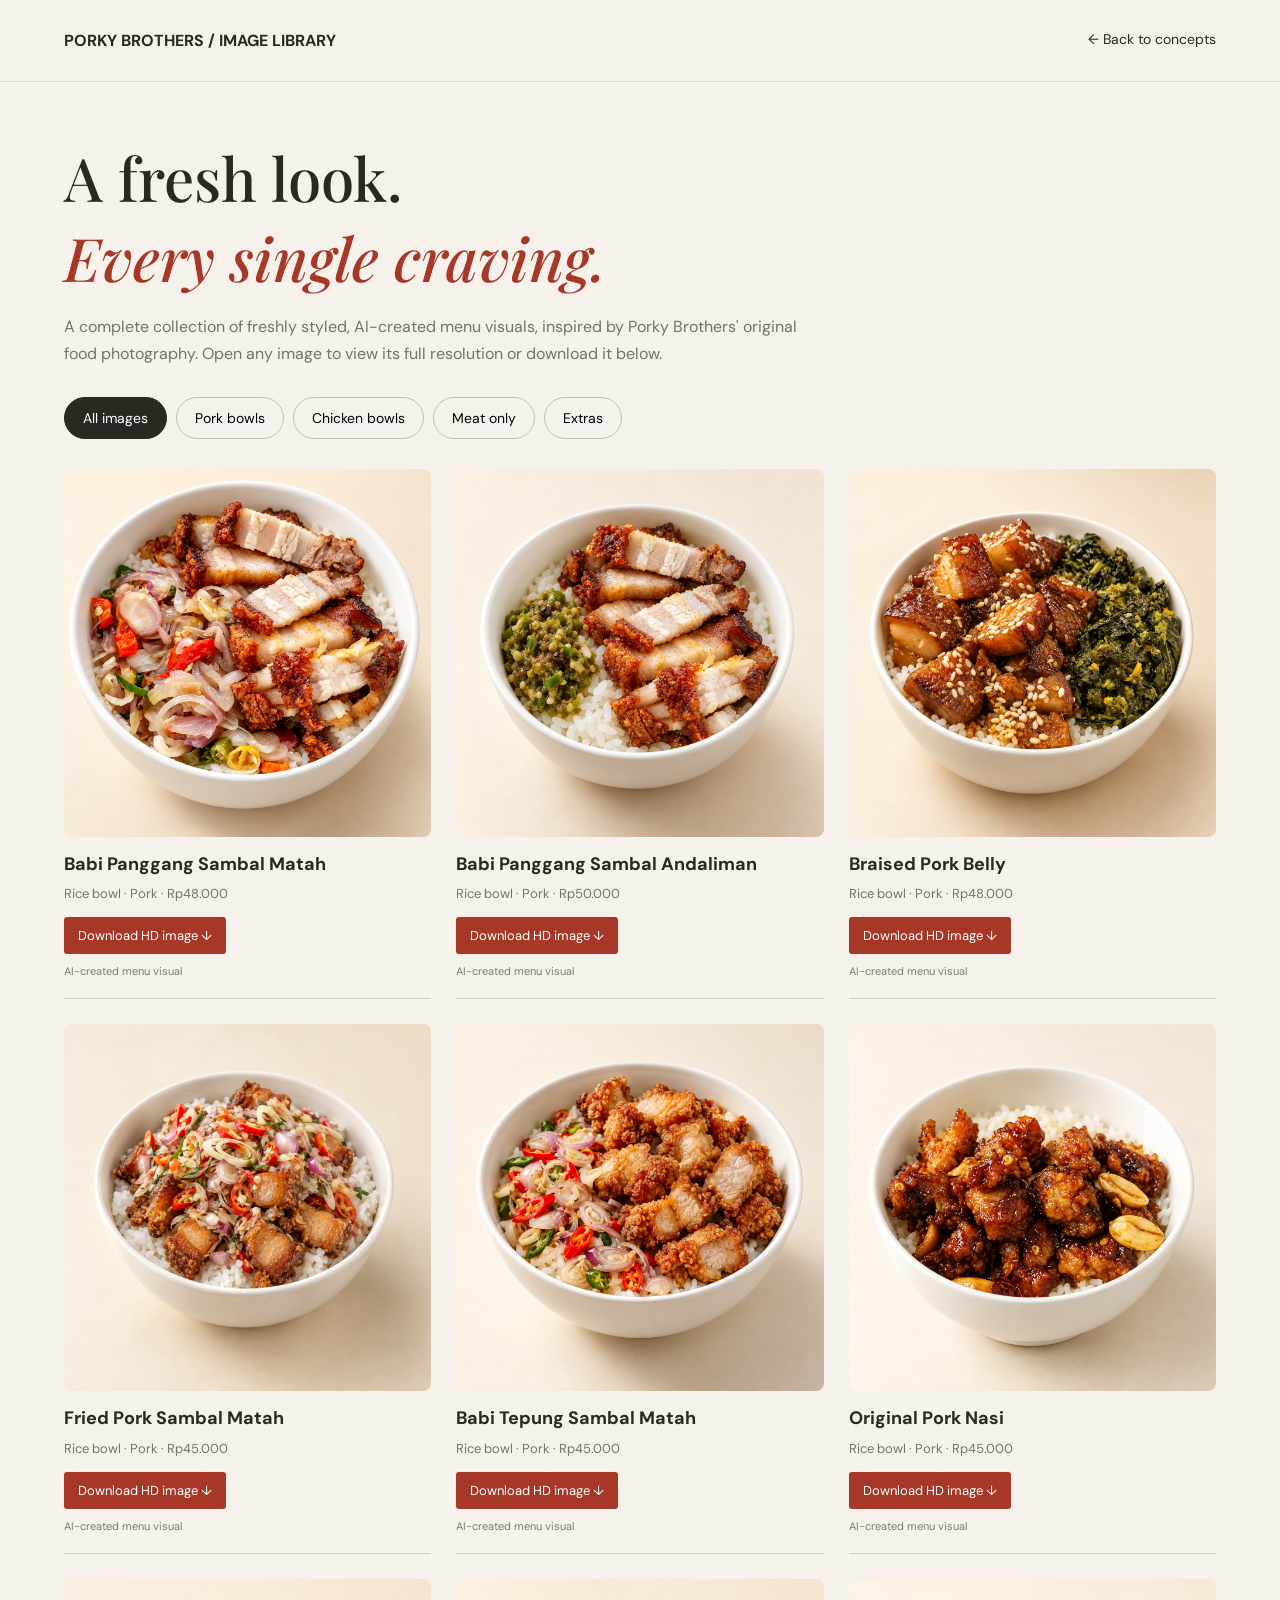
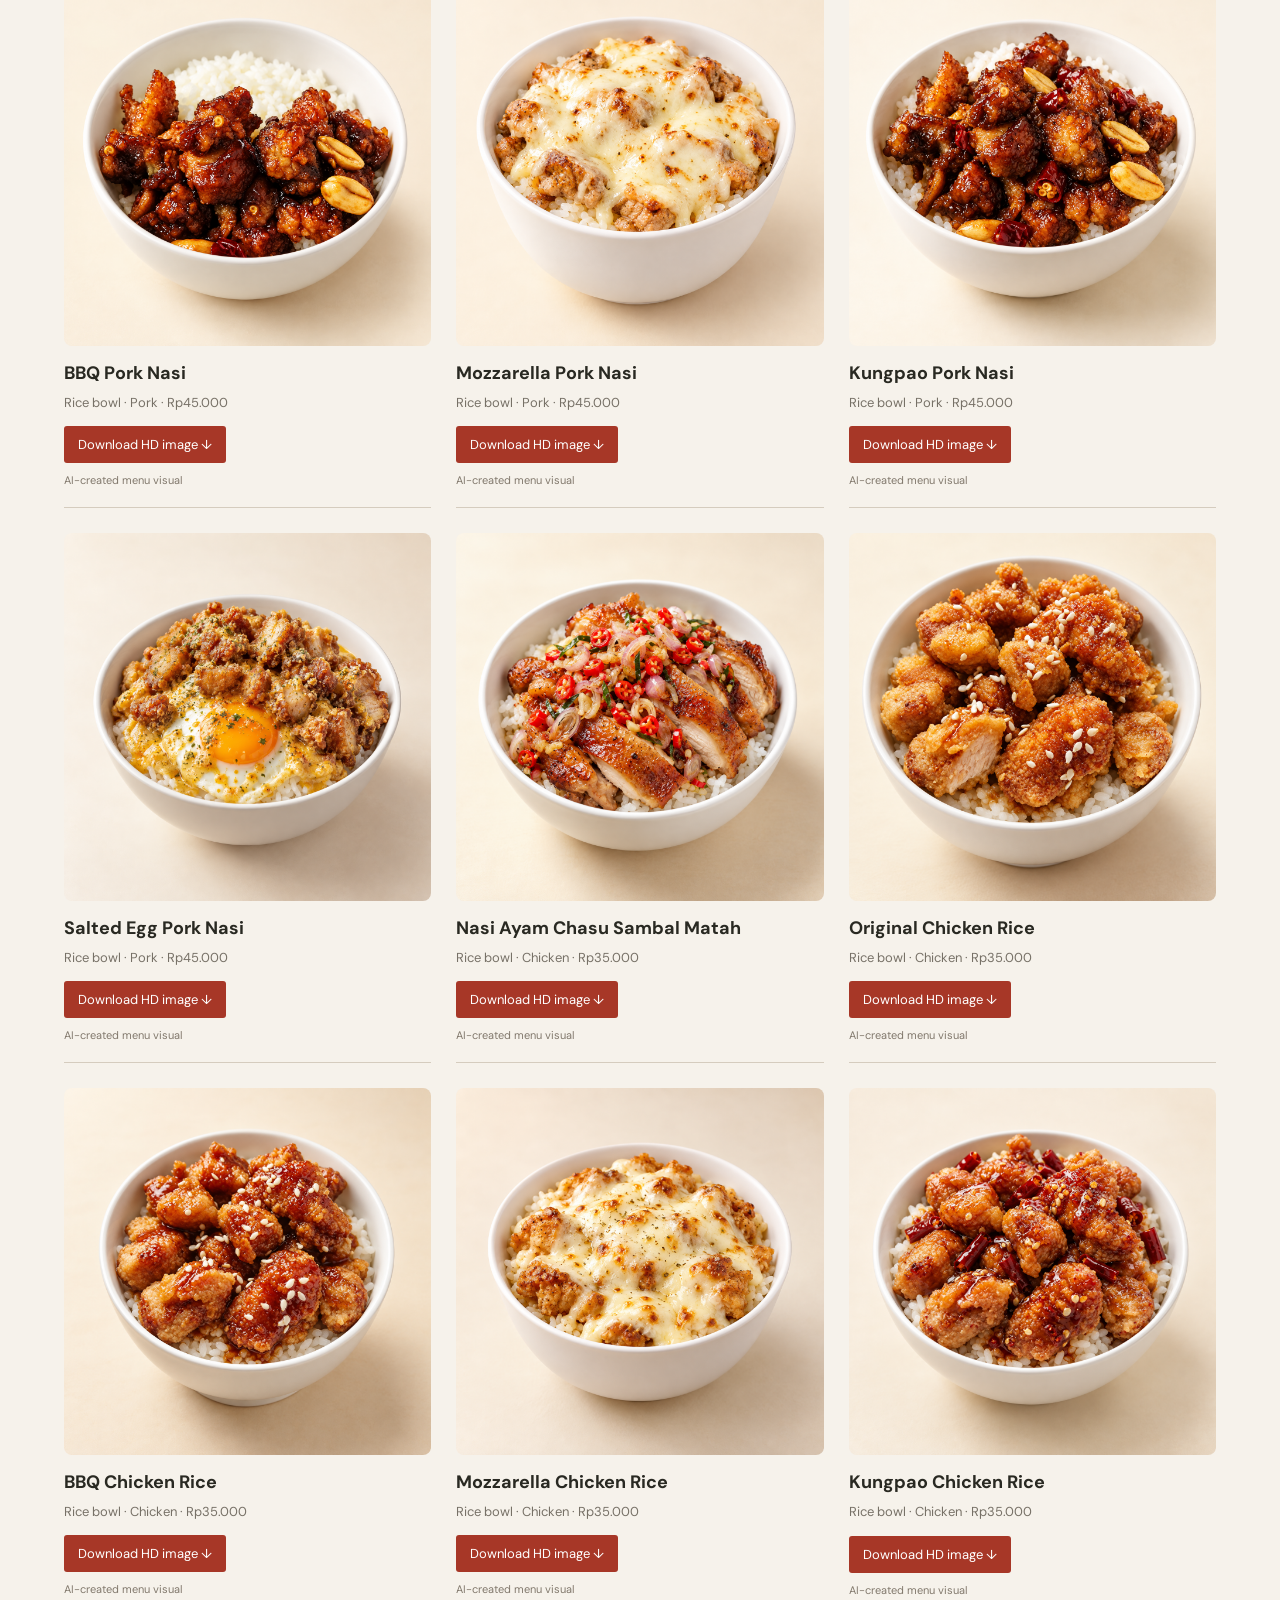
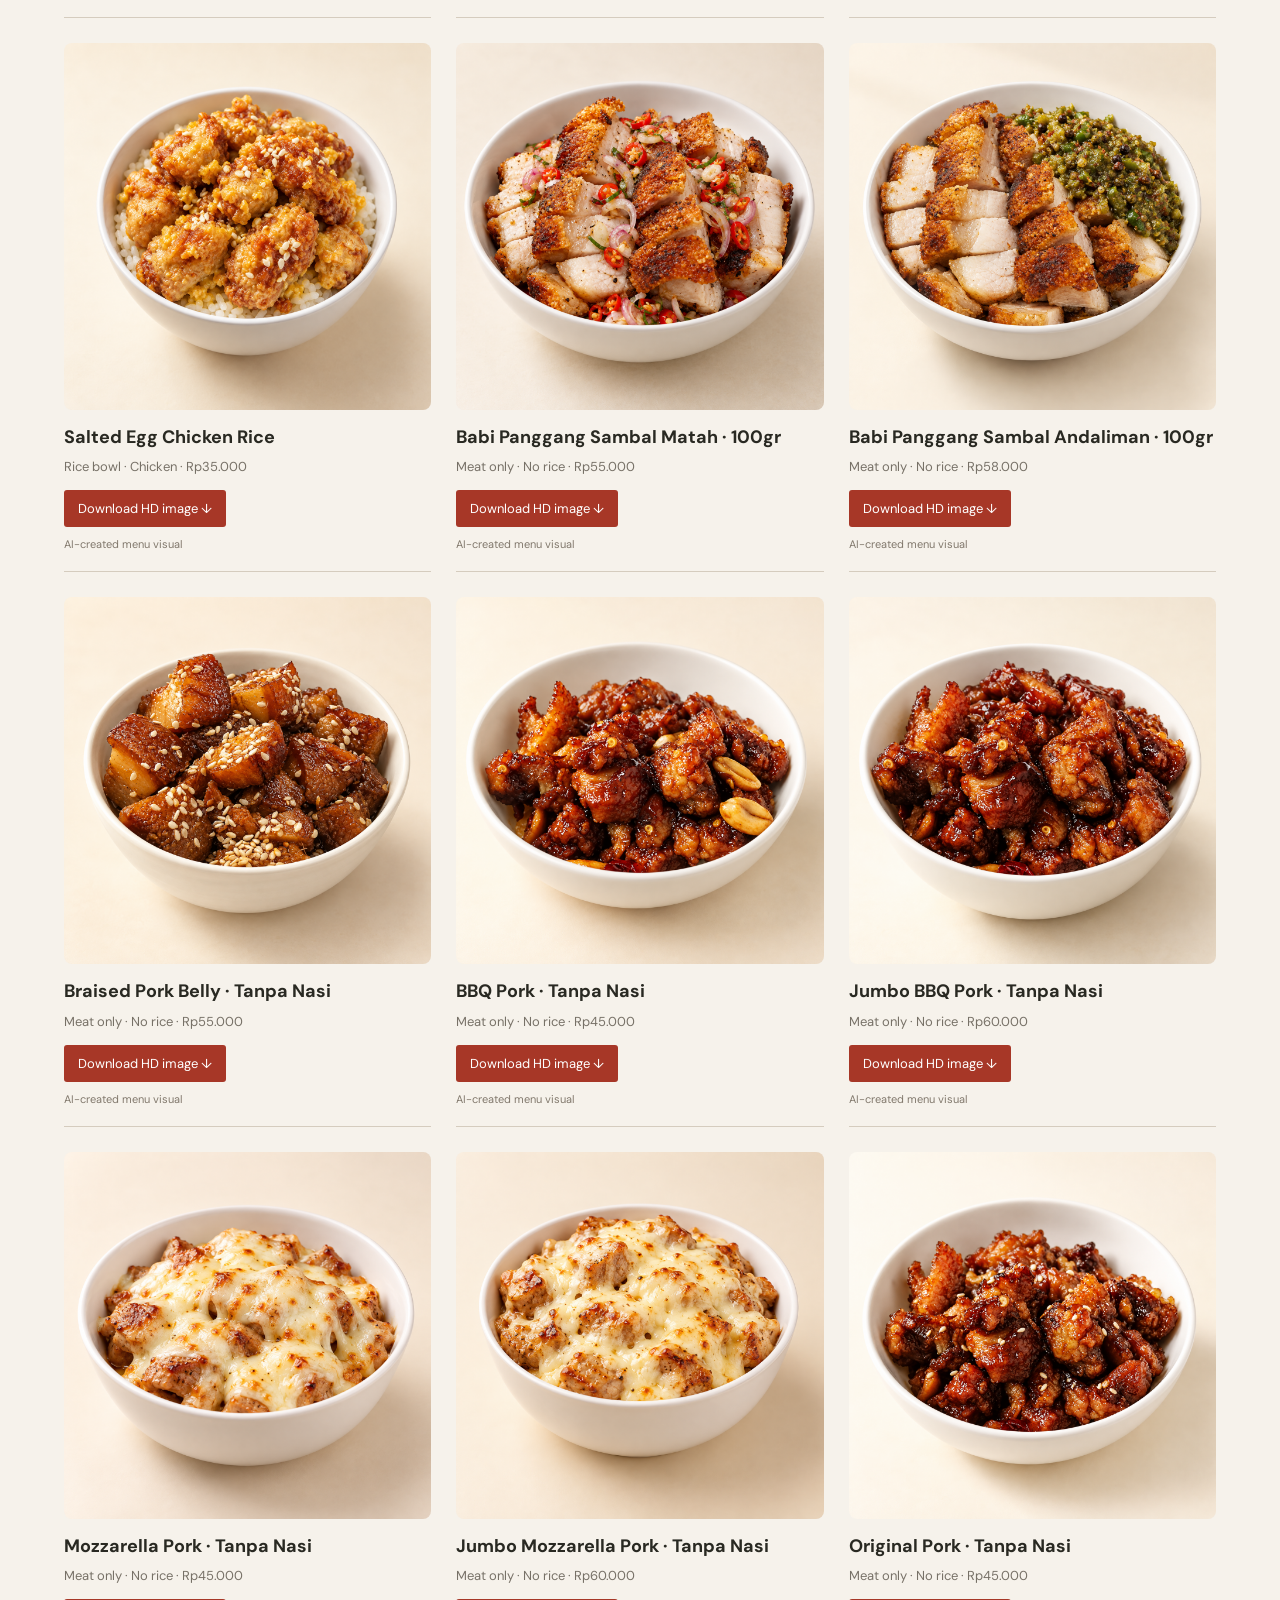
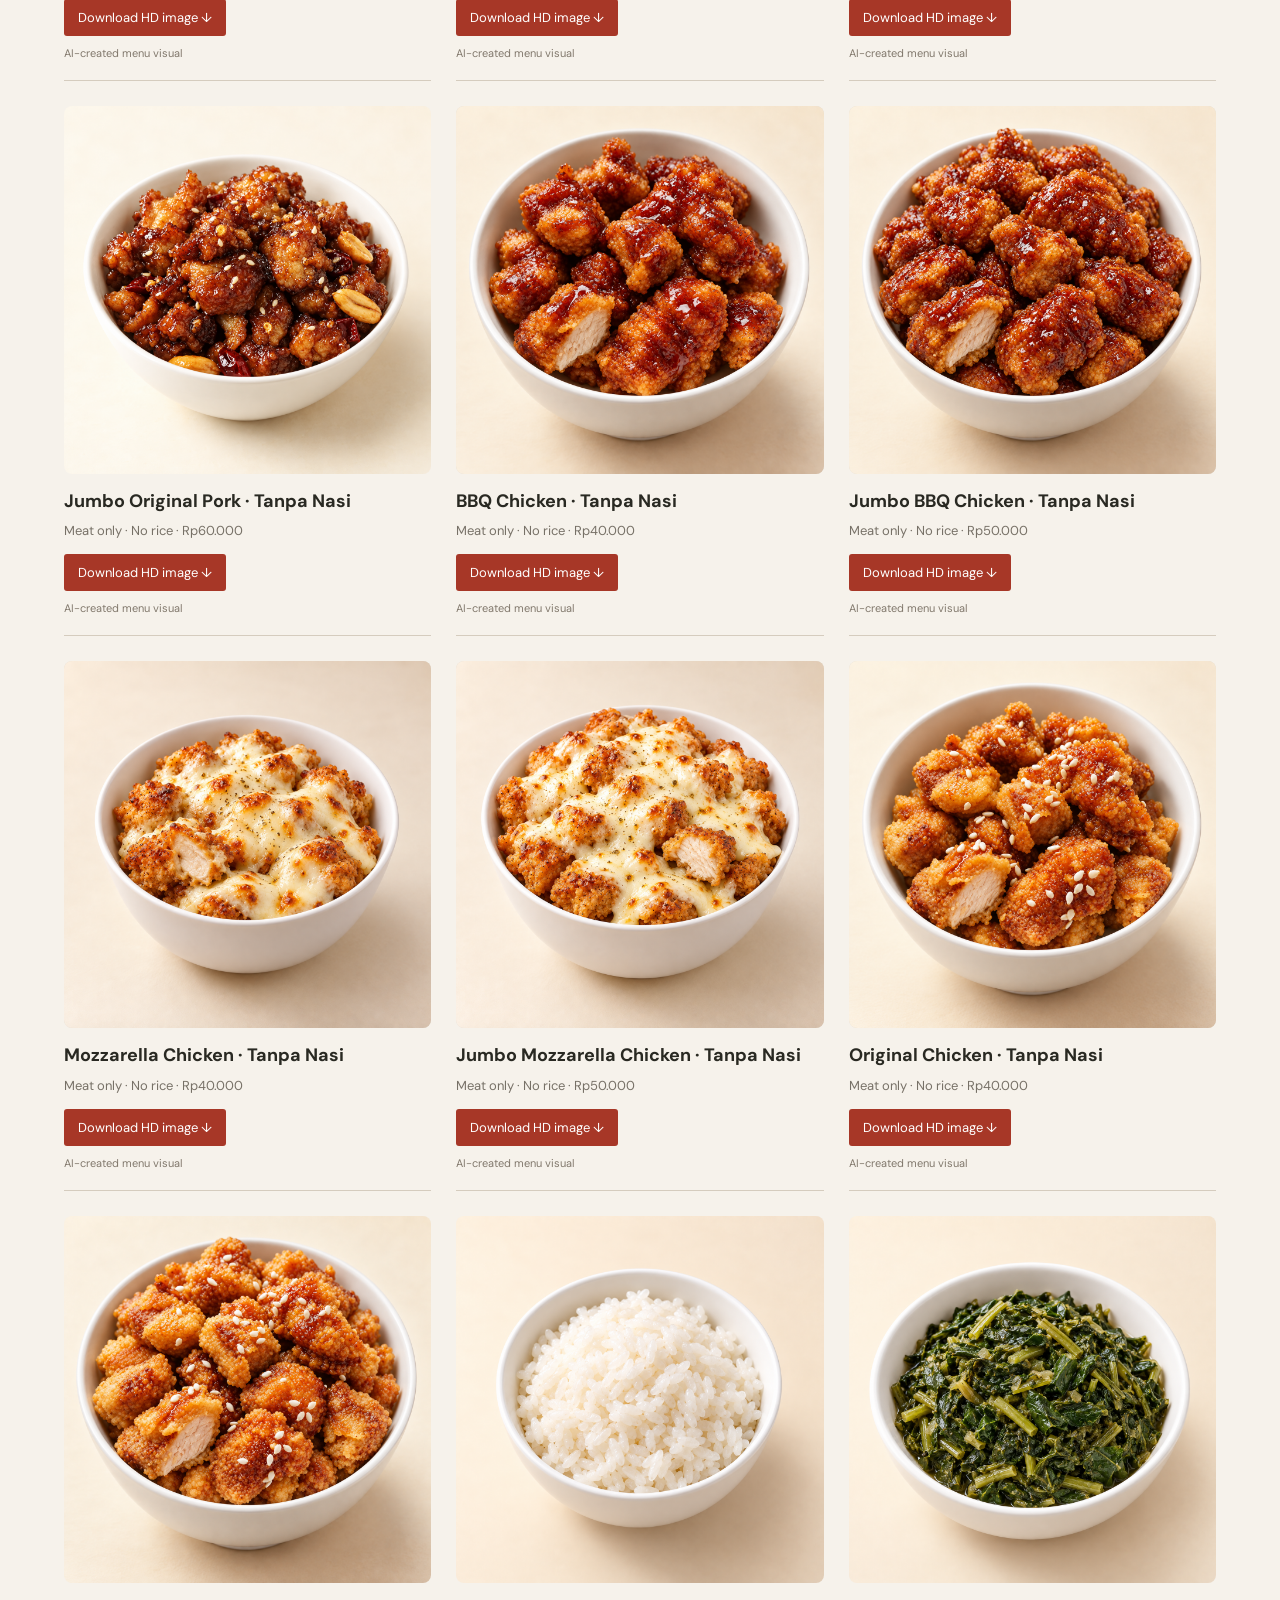
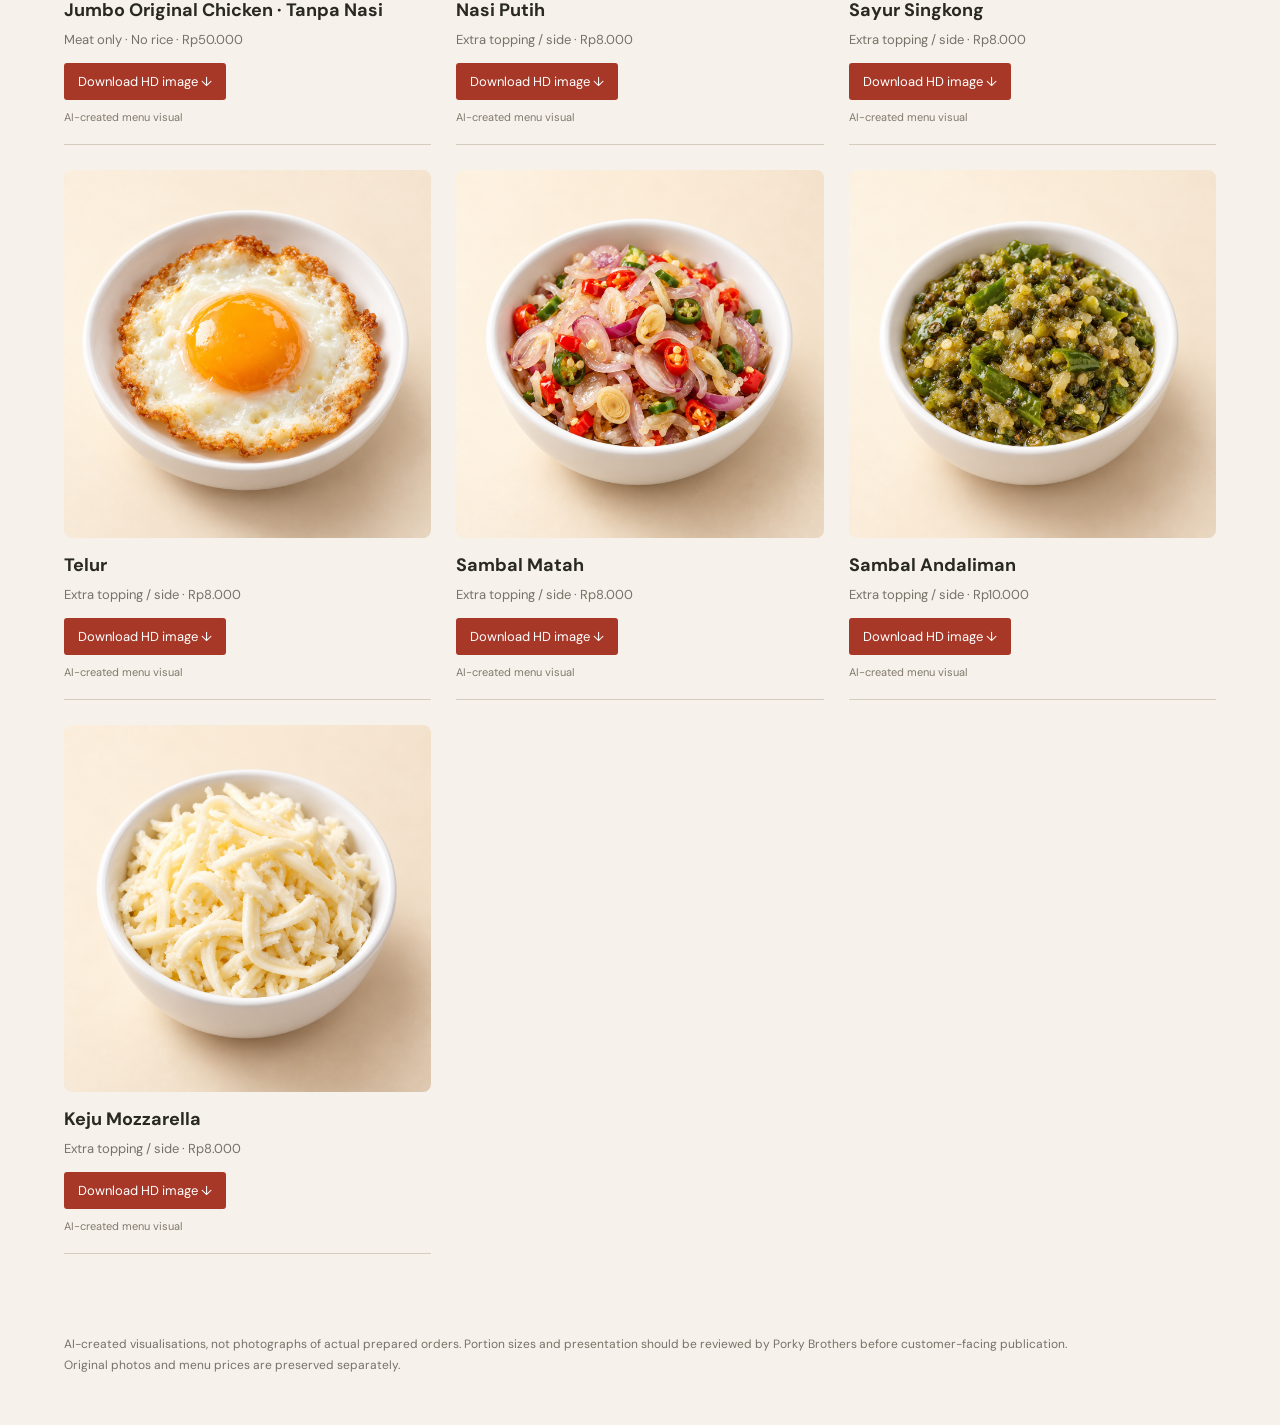
<file: gallery.html>
<!doctype html><html lang="en"><head><meta charset="utf-8"><meta name="viewport" content="width=device-width,initial-scale=1"><title>Porky Brothers — Menu image library</title><link rel="icon" href="assets/logo.jpeg"><style>@import url('https://fonts.googleapis.com/css2?family=DM+Sans:wght@400;500;600;700&family=Playfair+Display:ital,wght@0,500;1,500&display=swap');*{box-sizing:border-box}body{margin:0;background:#f6f2eb;color:#292922;font:16px 'DM Sans',sans-serif}header,main{max-width:1450px;margin:auto;padding:30px 5%}header{display:flex;justify-content:space-between;border-bottom:1px solid #ddd6c9}a{color:inherit}header a{text-decoration:none;font-size:14px}h1{font:500 clamp(36px,5vw,60px) 'Playfair Display',serif;margin:25px 0 15px}h1 em{color:#a73727}p{color:#777167;line-height:1.7;max-width:740px}.filters{display:flex;flex-wrap:wrap;gap:9px;margin:30px 0}.filters button{border:1px solid #c8bdab;border-radius:30px;padding:11px 18px;background:none;font:inherit;font-size:14px;cursor:pointer}.filters button.active{background:#292922;color:white;border-color:#292922}.grid{display:grid;grid-template-columns:repeat(3,1fr);gap:25px}.card{min-width:0;border-bottom:1px solid #d5ccbe;padding-bottom:20px}.card img{display:block;width:100%;aspect-ratio:1;object-fit:cover;background:#e5ded3;border-radius:8px}.card h2{font-size:18px;margin:15px 0 6px;line-height:1.4}.card p{font-size:13px;margin:0 0 12px}.card a{display:inline-block;background:#a73727;color:white;text-decoration:none;border-radius:3px;padding:10px 14px;font-size:13px}.card small{display:block;margin-top:10px;color:#81786c;font-size:11px}.pending{opacity:.7}footer{padding:50px 5%;font-size:12px;line-height:1.7;color:#777167}button:focus-visible,a:focus-visible{outline:3px solid #bb692e;outline-offset:4px}@media(max-width:850px){.grid{grid-template-columns:repeat(2,1fr)}}@media(max-width:480px){.grid{grid-template-columns:1fr}header{gap:20px;font-size:12px}h1{line-height:1.1}}</style></head><body><header><strong>PORKY BROTHERS / IMAGE LIBRARY</strong><a href="./">← Back to concepts</a></header><main><h1>A fresh look.<br><em>Every single craving.</em></h1><p>A complete collection of freshly styled, AI-created menu visuals, inspired by Porky Brothers' original food photography. Open any image to view its full resolution or download it below.</p><p></p><div class="filters" aria-label="Filter menu images"><button data-filter="all" class="active" aria-pressed="true">All images</button><button data-filter="pork" aria-pressed="false">Pork bowls</button><button data-filter="chicken" aria-pressed="false">Chicken bowls</button><button data-filter="meat" aria-pressed="false">Meat only</button><button data-filter="extras" aria-pressed="false">Extras</button></div><div class="grid" id="grid"></div></main><footer>AI-created visualisations, not photographs of actual prepared orders. Portion sizes and presentation should be reviewed by Porky Brothers before customer-facing publication.<br>Original photos and menu prices are preserved separately.</footer><script src="shared/menu.js"></script><script>const categories={pork:'Rice bowl · Pork',chicken:'Rice bowl · Chicken',meat:'Meat only · No rice',extras:'Extra topping / side'};function render(filter='all'){document.querySelector('#grid').innerHTML=PORKY_MENU.filter(p=>filter==='all'||p.category===filter).map(p=>{const img='shared/generated/'+p.id+'.png';return `<article class="card"><a href="${img}" target="_blank" rel="noopener" style="padding:0;background:none;display:block"><img src="${img}" alt="${p.name} — AI-created menu visual" loading="lazy" onerror="this.style.visibility='hidden';this.closest('article').classList.add('pending')"></a><h2>${p.name}</h2><p>${categories[p.category]} · Rp${p.price.toLocaleString('id-ID')}</p><a href="${img}" download="porky-brothers-${p.name.toLowerCase().replace(/[^a-z0-9]+/g,'-')}.png">Download HD image ↓</a><small>AI-created menu visual</small></article>`}).join('')}document.querySelectorAll('[data-filter]').forEach(b=>b.onclick=()=>{document.querySelectorAll('[data-filter]').forEach(c=>{c.classList.toggle('active',c===b);c.setAttribute('aria-pressed',c===b)});render(b.dataset.filter)});render();</script></body></html>
</file>
<file: classic/style.css>
@import url('https://fonts.googleapis.com/css2?family=DM+Sans:wght@400;500;600;700&family=Playfair+Display:ital,wght@0,500;0,600;0,700;1,500;1,600&display=swap');
:root{--paper:#f6f3ec;--ink:#262521;--red:#a52d22;--line:#dad6cc;--muted:#716d64}*{box-sizing:border-box}html{scroll-behavior:smooth;scroll-padding-top:110px}body{margin:0;background:var(--paper);color:var(--ink);font:16px 'DM Sans',sans-serif}a{color:inherit;text-decoration:none}button,input,select,textarea{font:inherit}button,a,select,textarea{-webkit-tap-highlight-color:transparent}button,a{touch-action:manipulation}button{cursor:pointer}button:disabled{cursor:not-allowed;opacity:.5}a:focus-visible,button:focus-visible,select:focus-visible,textarea:focus-visible{outline:3px solid #ce8e32;outline-offset:4px}.announcement{background:var(--red);color:#fff7eb;text-align:center;padding:10px;font-size:11px;letter-spacing:2px}.announcement span{margin:0 26px}header{height:98px;display:flex;align-items:center;justify-content:space-between;padding:0 5%;border-bottom:1px solid var(--line);background:var(--paper);position:sticky;top:0;z-index:20}.brand{display:flex;align-items:center;gap:12px}.brand img{width:62px;height:62px;object-fit:contain;mix-blend-mode:multiply}.brand>span{font-size:23px;letter-spacing:5px;font-weight:700}.brand em{display:block;letter-spacing:0;font:italic 25px 'Playfair Display',serif;color:var(--red);line-height:1}nav{display:flex;gap:36px;font-size:14px}.bag{border:1px solid var(--ink);border-radius:3px;padding:12px 17px;font-size:14px}.bag span{display:inline-grid;place-items:center;background:var(--red);color:white;border-radius:50%;width:23px;height:23px;margin-left:18px}.hero{display:grid;grid-template-columns:1fr 1fr;min-height:640px}.hero-copy{padding:68px 9% 30px 10%}.eyebrow{font-size:11px;font-weight:700;letter-spacing:2px;margin:0 0 25px;color:var(--red)}h1,h2,p{margin-top:0}h1{font:500 clamp(48px,5.1vw,78px)/1.08 'Playfair Display',Georgia,serif;letter-spacing:-2.8px;margin-bottom:27px}h1 em,h2 em{color:var(--red);font-weight:500}.intro{max-width:390px;color:var(--muted);line-height:1.8;font-size:15px}.button{background:var(--red);color:#fff8ed;border:0;padding:18px 23px;display:inline-flex;align-items:center;justify-content:space-between;gap:40px;font-weight:500;font-size:14px;border-radius:2px}.button:hover{background:#842217}.button span{font-size:22px}.hero-copy>.button{margin-top:13px}.hero-bottom{display:flex;gap:25px;flex-wrap:wrap;margin-top:43px;font-size:10px;letter-spacing:1.3px;color:var(--muted)}.hero-photo{position:relative;min-height:620px;overflow:hidden;background:#433c2e}.hero-photo>img{width:100%;height:100%;position:absolute;object-fit:cover;transition:transform 1s}.hero-photo:hover>img{transform:scale(1.035)}.hero-photo:after{content:'';position:absolute;inset:55% 0 0;background:linear-gradient(transparent,#15150fde)}.round-stamp{position:absolute;top:35px;right:30px;z-index:1;border-radius:50%;width:130px;height:130px;background:var(--red);color:#fff7eb;display:flex;flex-direction:column;justify-content:center;text-align:center;font-size:10px;letter-spacing:1.5px;transform:rotate(12deg);outline:1px solid #d59479;outline-offset:-8px}.round-stamp i{font:italic 28px 'Playfair Display',serif;letter-spacing:0}.photo-caption{position:absolute;bottom:35px;left:36px;right:36px;z-index:2;color:white;display:grid;gap:12px}.photo-caption>span:first-child{font-size:10px;letter-spacing:2px}.photo-caption strong{font:26px 'Playfair Display',serif}.photo-caption a{float:right;font-size:26px}.ribbon{background:#292a24;color:#f6f3ec;padding:23px 20px;display:flex;justify-content:space-around;gap:25px;white-space:nowrap;overflow:hidden;font-size:12px;letter-spacing:2px}.ribbon b{color:#d76548}.menu-section{padding:80px 5%}.section-heading{display:flex;justify-content:space-between;align-items:end;margin-bottom:36px}.section-heading .eyebrow{margin-bottom:15px}h2{font:500 44px/1.15 'Playfair Display',serif;letter-spacing:-1.5px;margin-bottom:0}.section-heading>p{color:var(--muted);font-size:14px;line-height:1.7;margin-bottom:5px}.shop-layout{display:grid;grid-template-columns:minmax(0,1fr) 350px;gap:38px}.filters{display:flex;gap:8px;flex-wrap:wrap;padding-bottom:22px;border-bottom:1px solid var(--line)}.filters button{background:transparent;border:1px solid #c8c3b9;border-radius:30px;padding:11px 17px;font-size:14px}.filters button.active{color:white;background:var(--ink);border-color:var(--ink)}.filters span{margin-left:6px;opacity:.65;font-size:12px}.menu-note{display:flex;justify-content:space-between;gap:10px;color:var(--muted);font-size:12px;padding:18px 0}.menu-note a{text-decoration:underline;white-space:nowrap}.products{display:grid;grid-template-columns:repeat(2,minmax(0,1fr));gap:28px 22px}.product{position:relative;min-width:0}.product-photo{aspect-ratio:1 / 1;height:auto;overflow:hidden;background:#e9e3d8;position:relative}.product-photo img{display:block;width:100%;height:100%;object-fit:contain;transition:transform .5s}.product-photo .tag{position:absolute;top:12px;left:12px;background:var(--paper);padding:7px 9px;font-size:10px;letter-spacing:1px}.product-photo .example{position:absolute;bottom:0;left:0;right:0;background:#262521bd;color:white;font-size:11px;padding:7px 10px}.product h3{font:500 22px/1.25 'Playfair Display',serif;margin:15px 0 8px}.product .description{font-size:13px;line-height:1.6;color:var(--muted);min-height:41px;margin:0 0 12px}.product-bottom{display:flex;justify-content:space-between;align-items:center;border-bottom:1px solid var(--line);padding-bottom:16px}.price{font-weight:600;font-size:15px}.add{width:38px;height:38px;border:1px solid var(--red);color:var(--red);background:transparent;font-size:24px;border-radius:50%}.add:hover{background:var(--red);color:white}.selected-label{font-size:12px;color:var(--red);margin-left:auto;margin-right:10px}.order-panel{align-self:start;position:sticky;top:120px;border:1px solid var(--line);padding:25px;background:#eeeadf;scroll-margin-top:110px}.order-heading{display:flex;align-items:center;justify-content:space-between;gap:10px}.order-heading h2{font-size:24px;letter-spacing:-.8px}.order-heading>span{font-size:10px;white-space:nowrap;color:var(--muted)}.tray{border:1px dashed #b6ac97;border-radius:7px;min-height:120px;margin-top:22px;padding:16px;display:flex;flex-wrap:wrap;gap:8px;justify-content:center;align-items:center;background:#e5dece}.tray>p{color:#857b66;text-align:center;font:italic 22px/1.4 'Playfair Display',serif;margin:0}.tray img{width:65px;height:65px;border-radius:50%;object-fit:cover;border:3px solid #faf8ef;box-shadow:0 3px 5px #26252120;animation:drop .45s both}.tray .extra-chip{padding:7px 9px;border-radius:15px;background:#faf8ef;font-size:12px;animation:drop .4s both}#tray-hint{font-size:11px;text-align:center;color:var(--muted);margin:12px 0 20px}.cart-row{display:grid;grid-template-columns:1fr auto;gap:8px;padding:12px 0;border-top:1px solid var(--line)}.cart-row strong{font-size:13px;font-weight:500;line-height:1.5}.cart-row .line-price{font-size:12px;color:var(--muted);display:block}.quantity{display:flex;align-items:center;gap:9px;font-size:13px}.quantity button{width:28px;height:30px;background:transparent;border:1px solid #bdb5a7;border-radius:3px}.subtotal{display:flex;justify-content:space-between;border-top:1px solid #c8c0b0;padding:20px 0;margin-top:8px}.subtotal strong{font-size:21px}label{display:block;font-size:13px;font-weight:600;margin-bottom:9px}label span{font-weight:400;color:var(--muted)}select,textarea{width:100%;padding:12px;border:1px solid #c9c2b4;background:#f9f7f1;color:var(--ink);border-radius:2px;font-size:13px;margin-bottom:18px}textarea{resize:vertical;min-height:65px}.checkout{width:100%;gap:8px}.fine,.photo-note{font-size:11px;color:var(--muted);line-height:1.65}.fine{margin:13px 0 0}.photo-note{margin-top:24px}.extra-photo{height:100px;display:flex;align-items:center;justify-content:center;background:#e8e0d0;font:italic 30px 'Playfair Display',serif;color:var(--red)}.story{display:grid;grid-template-columns:1fr 1fr;background:#e9e4d9;margin:0 5% 75px}.story-photo{height:440px;overflow:hidden}.story-photo img{width:100%;height:100%;object-fit:cover;object-position:center 40%}.story-copy{padding:58px 12%}.story h2{font-size:39px;margin-bottom:24px}.story p:not(.eyebrow){font-size:14px;line-height:1.8;color:var(--muted)}.story-copy>a{font-size:14px;border-bottom:1px solid var(--ink);padding-bottom:5px}footer{background:#292a24;color:#eee9df;display:flex;align-items:center;gap:30px;padding:35px 5%;flex-wrap:wrap;font-size:12px}footer p{margin:0;color:#c3bfb4}.footer-brand{font-weight:700;letter-spacing:3px;font-size:20px}.footer-brand em{font:italic 23px 'Playfair Display',serif;letter-spacing:0;color:#e58468}footer small{margin-left:auto;color:#c3bfb4}.mobile-cart{display:none}#toast{position:fixed;left:50%;bottom:28px;transform:translate(-50%,30px);background:#292a24;color:white;border:1px solid #706957;border-radius:4px;padding:13px 22px;font-size:14px;z-index:40;opacity:0;pointer-events:none;transition:.25s;max-width:90%;text-align:center}#toast.show{opacity:1;transform:translate(-50%,0)}@keyframes drop{from{opacity:0;transform:translateY(-25px) rotate(-12deg) scale(.7)}to{opacity:1;transform:none}}@media(min-width:1550px){body{max-width:1700px;margin:auto}.hero-copy{padding-top:85px}}@media(max-width:1100px){.shop-layout{grid-template-columns:minmax(0,1fr) 310px;gap:24px}.hero{min-height:550px}.hero-photo{min-height:550px}.hero-copy{padding-top:48px}h1{font-size:59px}.hero-bottom{gap:12px}.story-copy{padding:45px 9%}}@media(max-width:800px){header{height:80px;padding:0 5%}nav{display:none}.brand img{width:46px;height:46px}.brand>span{font-size:19px}.brand em{font-size:21px}.bag{padding:9px 12px}.hero-copy{padding:38px 8%}.hero{grid-template-columns:1fr}.hero-photo{min-height:430px}.hero h1{font-size:64px}.hero-bottom{margin-top:25px}.hero .intro{max-width:460px}.round-stamp{width:110px;height:110px}.hero-photo img{object-position:center 47%}.ribbon{justify-content:flex-start}.menu-section{padding:48px 5%}.section-heading{display:block}.section-heading>p{margin-top:18px}.section-heading h2{font-size:39px}.shop-layout{grid-template-columns:1fr}.order-panel{position:static;margin-top:22px;padding:25px}.story{grid-template-columns:1fr;margin-bottom:40px}.story-photo{height:300px}.story-copy{padding:35px 8%}.story h2{font-size:36px}footer{padding-bottom:110px;gap:20px}footer small{margin:0;width:100%}.mobile-cart{display:flex;position:fixed;bottom:16px;left:5%;right:5%;justify-content:space-between;align-items:center;background:var(--red);color:white;padding:18px 20px;border-radius:4px;box-shadow:0 5px 25px #0003;z-index:30;font-size:14px}.mobile-cart span{font-size:13px}#toast{bottom:87px}.announcement{font-size:9px;letter-spacing:1px}.announcement span{margin:0 9px}}@media(max-width:440px){.hero h1{font-size:53px;letter-spacing:-2px}.hero-photo{min-height:360px}.photo-caption{left:24px;right:24px}.photo-caption strong{font-size:23px}.products{gap:24px 14px}.product h3{font-size:19px}.product .description{font-size:12px;min-height:58px}.filters{gap:7px}.filters button{padding:10px 12px;font-size:12px}.menu-note{font-size:11px}.selected-label{font-size:11px;margin-right:5px}.price{font-size:13px}.add{width:33px;height:33px}.hero-copy{padding:35px 6%}.product-photo .tag{font-size:8px;padding:6px;left:8px;top:8px}}@media(prefers-reduced-motion:reduce){html{scroll-behavior:auto}*,*:before,*:after{animation:none!important;transition:none!important}}
.menu-crop{width:100%;height:100%;background-image:url("../assets/menu.png");background-repeat:no-repeat}.matah-crop{background-size:735% 582%;background-position:21.4% 24.5%}.egg-crop{background-size:826% 646%;background-position:69.4% 49.2%}.product:has(.extra-photo) .product-photo{height:100px}
</file>
<file: future/style.css>
@import url('https://fonts.googleapis.com/css2?family=DM+Sans:wght@400;500;600;700&family=Manrope:wght@400;500;600;700;800&display=swap');
:root{--bg:#151718;--panel:#202324;--line:#383c3d;--text:#f2f2eb;--muted:#a5aba8;--accent:#d2ef78;--coral:#ff8c70}*{box-sizing:border-box}html{scroll-behavior:smooth;scroll-padding-top:100px}body{margin:0;background:var(--bg);color:var(--text);font-family:'DM Sans',sans-serif}button,input,select,textarea{font:inherit}button,a,input,select,textarea{-webkit-tap-highlight-color:transparent}button,a,select{touch-action:manipulation}button{cursor:pointer}a{color:inherit;text-decoration:none}button{color:inherit;background:none;border:0}button:focus-visible,a:focus-visible,input:focus-visible,select:focus-visible,textarea:focus-visible,#scene:focus-visible{outline:3px solid var(--coral);outline-offset:5px}header{height:100px;border-bottom:1px solid var(--line);display:flex;align-items:center;justify-content:space-between;padding:0 5vw;gap:24px}.brand{display:flex;align-items:center;gap:12px;font-size:18px;font-weight:800;line-height:.95;letter-spacing:-.7px}.brand img{height:55px;width:55px;object-fit:cover;border-radius:50%}.brand-sub{display:block;font-size:8px;letter-spacing:1.4px;margin-top:7px;font-weight:500}nav{display:flex;gap:32px;font-size:13px;color:#c6ccc7}nav a:hover{color:var(--accent)}.cart-open{border:1px solid #68715e;border-radius:40px;padding:13px 20px;font-size:13px}.cart-open span{background:var(--accent);color:#222b16;border-radius:50%;padding:3px 7px;margin:0 9px}#studio{padding:64px 5vw 50px}.intro{position:relative}.eyebrow{font-size:10px;font-weight:700;letter-spacing:2.2px;color:var(--muted)}.eyebrow i{display:inline-block;width:6px;height:6px;background:var(--accent);border-radius:50%;margin-right:8px}h1,h2{font-family:'Manrope',sans-serif;font-weight:500;letter-spacing:-4px;line-height:1.03;margin:20px 0}h1{font-size:clamp(50px,6.3vw,94px)}h1 em{font-style:normal;color:var(--accent)}.intro p{position:absolute;right:0;bottom:4px;color:var(--muted);line-height:1.8;font-size:14px}.studio-grid{display:grid;grid-template-columns:minmax(0,1.5fr) minmax(350px,1fr);gap:46px;margin-top:45px}.scene-wrap{position:relative;min-height:550px;background:radial-gradient(ellipse at 50% 40%,#41433a 0%,#242826 48%,#1b1e1e 74%);border:1px solid var(--line);border-radius:4px;overflow:hidden}.scene-top{position:absolute;top:24px;left:26px;right:26px;display:flex;justify-content:space-between;font-size:9px;letter-spacing:1.5px;z-index:1;pointer-events:none}.live{color:var(--accent);border:1px solid #68774e;border-radius:20px;padding:4px 8px;margin-top:-4px}#scene{height:100%;min-height:530px;cursor:grab;touch-action:pan-y}#scene.dragging{cursor:grabbing}#scene.drop-ready{box-shadow:inset 0 0 0 3px var(--accent)}#scene canvas{display:block;width:100%;height:100%}.scene-footer{position:absolute;bottom:42px;left:25px;right:25px;display:flex;align-items:center;justify-content:space-between;font-size:10px;color:#c2c7bb}.scene-footer button{width:32px;height:32px;border:1px solid #707867;border-radius:50%;margin-left:5px}.visual-note{position:absolute;bottom:11px;font-size:9px;color:#858e83;width:100%;text-align:center;pointer-events:none}.orbital-label{position:absolute;left:25px;top:70px;font-size:8px;line-height:1.5;letter-spacing:1.4px;color:#909d85;pointer-events:none}.step-label{font-size:11px;letter-spacing:1.7px;display:flex;align-items:center;gap:10px;margin:4px 0 13px}.step-label>span{color:var(--accent);border:1px solid #68774e;padding:5px;border-radius:50%;font-size:9px}.step-label small{font-size:8px;letter-spacing:1px;color:var(--muted);margin-left:auto}select{width:100%;background:#272b2b;color:var(--text);border:1px solid #454b47;padding:15px 12px;border-radius:2px;font-size:13px;color-scheme:dark}.base-description{font-size:11px;color:var(--muted);margin:10px 0 24px;min-height:15px}.hint{font-size:11px;color:var(--muted);line-height:1.6}.extras{display:grid;grid-template-columns:repeat(3,1fr);gap:8px;margin-top:16px}.extra{background:#232727;border:1px solid #3b403d;padding:10px 8px;border-radius:5px;position:relative;text-align:left;min-height:92px;cursor:grab}.extra:hover{border-color:var(--accent);background:#2e332b}.extra .symbol{display:block;font-size:24px;margin:0 0 6px}.extra strong{display:block;font-weight:500;font-size:10px;line-height:1.3;padding-right:8px}.extra small{font-size:9px;color:var(--muted)}.extra .plus{position:absolute;right:9px;top:12px;color:var(--accent);font-size:17px}.added-top{display:flex;justify-content:space-between;align-items:center;margin-top:20px;font-size:8px;letter-spacing:1px;color:var(--muted)}.added-top button{text-decoration:underline;font-size:10px}.selected-extras{display:flex;flex-wrap:wrap;gap:5px;margin:7px 0 13px;min-height:27px;font-size:11px;color:var(--muted)}.chip{border:1px solid #65794a;border-radius:20px;color:var(--accent);padding:5px 8px;font-size:9px}.build-total{border-top:1px solid var(--line);padding-top:16px;display:flex;align-items:center;justify-content:space-between;gap:12px}.build-total small{display:block;font-size:8px;letter-spacing:1px;color:var(--muted);margin-bottom:5px}.build-total strong{font-family:Manrope,sans-serif;font-size:24px;font-weight:500;white-space:nowrap}.primary{background:var(--accent);color:#212a18;border-radius:3px;font-size:12px;font-weight:700;padding:17px 23px;display:flex;align-items:center;justify-content:space-between;gap:22px}.primary:hover{background:#e6ffa0}.primary:disabled{opacity:.4;cursor:not-allowed}.included{font-size:9px;color:var(--muted);margin-top:11px}.ticker{display:flex;gap:50px;white-space:nowrap;overflow:hidden;padding:20px 0;border-top:1px solid var(--line);border-bottom:1px solid var(--line);font-family:Manrope,sans-serif;font-size:24px;color:#888e82;letter-spacing:-1px}.ticker span:nth-child(even){color:var(--accent)}#menu{padding:80px 5vw}.section-heading{display:flex;justify-content:space-between;align-items:end;margin-bottom:40px}h2{font-size:clamp(40px,4.7vw,68px);letter-spacing:-3px}.section-heading p{font-size:13px;color:var(--muted);line-height:1.8}.menu-toolbar{display:flex;justify-content:space-between;gap:18px;border-bottom:1px solid var(--line);padding-bottom:20px;margin-bottom:28px}#filters{display:flex;flex-wrap:wrap;gap:7px}#filters button{padding:10px 17px;font-size:11px;border:1px solid #424840;border-radius:30px}#filters button.active{background:var(--accent);color:#212a18;border-color:var(--accent)}input,textarea{color:var(--text);background:var(--panel);border:1px solid var(--line);padding:13px}.search input{border-radius:30px;width:200px;font-size:11px}.menu-grid{display:grid;grid-template-columns:repeat(4,1fr);gap:29px 20px}.menu-card{min-width:0}.food-image{position:relative;aspect-ratio:1;background:#282c28;border-radius:5px;overflow:hidden}.food-image img{width:100%;height:100%;object-fit:cover;transition:transform .6s}.menu-card:hover img{transform:scale(1.04)}.food-image .tag{position:absolute;left:12px;top:12px;background:#d2ef78;color:#25321a;border-radius:20px;padding:6px 9px;font-size:8px;letter-spacing:1px}.food-image button{position:absolute;bottom:12px;right:12px;width:36px;height:36px;border-radius:50%;background:var(--text);color:#20251a;font-size:23px;box-shadow:0 2px 14px #0005}.menu-card h3{font-weight:500;font-size:14px;line-height:1.5;min-height:42px;margin:13px 0 8px}.menu-card .card-bottom{font-size:12px;color:var(--accent)}.menu-note{font-size:10px;color:var(--muted);margin-top:25px}.closer{text-align:center;padding:70px 20px 90px;background:#202620;border-top:1px solid var(--line)}.closer h2{color:var(--accent)}.closer a{display:inline-block;border-bottom:1px solid var(--accent);padding:10px 0;font-size:13px}footer{display:flex;justify-content:space-between;flex-wrap:wrap;gap:25px;padding:40px 5vw;font-size:11px;color:var(--muted)}footer strong{color:var(--text)}footer small{width:100%;font-size:9px}.sr-only{position:absolute;width:1px;height:1px;margin:-1px;overflow:hidden;clip:rect(0,0,0,0)}dialog{position:fixed;inset:0 0 0 auto;width:460px;max-width:100%;height:100dvh;max-height:100dvh;margin:0;border:1px solid var(--line);padding:28px;background:var(--bg);color:var(--text)}dialog::backdrop{background:#000a;backdrop-filter:blur(5px)}.cart-header{display:flex;align-items:start;justify-content:space-between}.cart-header h2{font-size:38px;letter-spacing:-2px}.cart-header button{font-size:22px}#cart-items{margin:15px 0 30px}.cart-row{border-bottom:1px solid var(--line);padding:15px 0;display:grid;grid-template-columns:1fr auto;gap:10px}.cart-row strong{font-size:13px;font-weight:500}.cart-row small{display:block;font-size:10px;color:var(--muted);line-height:1.6;margin-top:5px}.cart-row .qty{display:flex;align-items:center;gap:10px;font-size:12px}.qty button{border:1px solid var(--line);width:27px;height:27px}.row-price{font-size:11px;color:var(--accent)}#checkout label{font-size:12px;display:block;margin:20px 0 10px}#checkout label small{color:var(--muted)}#checkout textarea{width:100%;min-height:80px;resize:vertical;font-size:12px}.checkout-total{display:flex;justify-content:space-between;margin-top:25px;font-size:17px}#checkout .primary{width:100%;margin-top:20px}#toast{position:fixed;bottom:25px;left:50%;transform:translate(-50%,20px);opacity:0;pointer-events:none;background:var(--accent);color:#212a18;padding:13px 24px;border-radius:40px;font-size:12px;transition:.25s;z-index:10;box-shadow:0 8px 30px #0005;max-width:90%;text-align:center}#toast.show{opacity:1;transform:translate(-50%,0)}#fallback{text-align:center;padding-top:100px}.fallback-bowl{font-size:150px}.empty-state{grid-column:1/-1;padding:45px 0;color:var(--muted)}
@media(min-width:1500px){main,header,footer{max-width:1700px;margin:auto}}@media(max-width:1000px){.studio-grid{grid-template-columns:1.15fr 1fr;gap:25px}.scene-wrap{min-height:560px}.menu-grid{grid-template-columns:repeat(3,1fr)}nav{gap:15px}nav a:last-child{display:none}.intro p{font-size:12px}.primary{padding:16px}}@media(max-width:750px){header{height:80px;padding:0 5vw}.brand{font-size:15px}.brand img{height:43px;width:43px}.brand-sub{font-size:6px}nav{display:none}.cart-open{padding:10px;font-size:11px}.cart-open span{margin:0 5px}#studio{padding-top:36px}.intro p{position:static;margin-top:20px;font-size:12px}h1{font-size:57px;letter-spacing:-3.5px}.studio-grid{display:flex;flex-direction:column;gap:26px;margin-top:28px}.scene-wrap{min-height:400px;height:400px}#scene{min-height:400px;height:400px}.config{padding:0 4px}.extras{grid-template-columns:repeat(3,1fr)}.extra{min-height:100px;padding:12px}.build-total .primary{flex:1;max-width:220px;justify-content:center}.ticker{font-size:19px;padding:15px 0;gap:30px}#menu{padding:52px 5vw}.section-heading{align-items:start;gap:20px;flex-direction:column;margin-bottom:25px}.section-heading p{margin:0}.section-heading h2{font-size:46px}.menu-toolbar{display:block}.search input{width:100%;margin-top:15px}.menu-grid{grid-template-columns:repeat(2,1fr);gap:24px 12px}.menu-card h3{font-size:12px}.menu-card .card-bottom{font-size:11px}#filters button{padding:8px 12px;font-size:10px}.closer{padding:55px 15px}.closer h2{font-size:43px;letter-spacing:-2.5px}.closer .eyebrow{font-size:8px;letter-spacing:1.2px}footer{flex-direction:column;gap:18px}.scene-top{left:18px;right:18px}.orbital-label{left:18px}dialog{padding:23px}}@media(prefers-reduced-motion:reduce){html{scroll-behavior:auto}*,*::before,*::after{animation:none!important;transition:none!important}}
.extra{touch-action:manipulation}.topping-ghost{position:fixed;z-index:100;pointer-events:none;transform:translate(-50%,-50%);font-size:45px;filter:drop-shadow(0 8px 12px #0008)}
@media(max-width:750px){.orbital-label{display:none}}
.extra .symbol{height:38px;width:38px}.extra .symbol img{width:38px;height:38px;object-fit:cover;border-radius:50%;display:block;pointer-events:none}.extra{min-height:105px}

.extra{cursor:pointer}#scene{position:relative;overflow:hidden;touch-action:pan-y}.dish-fallback{display:block;width:85%;height:85%;object-fit:contain;position:absolute;left:7.5%;top:7.5%;border-radius:8px}.orbital-label{display:none}@media(max-width:750px){.scene-footer{font-size:9px;left:17px;right:17px}.scene-footer button{width:28px;height:28px}.visual-note{font-size:8px}}
</file>
<file: playful/style.css>
@import url('https://fonts.googleapis.com/css2?family=DM+Sans:wght@400;500;600;700&family=Fredoka:wght@500;600;700&display=swap');
:root{--ink:#362318;--cream:#fff9e9;--yellow:#ffdf56;--coral:#f87965;--pink:#ffb9cf;--green:#c8d8a4}*{box-sizing:border-box}html{scroll-behavior:smooth;scroll-padding-top:100px}body{margin:0;background:var(--cream);color:var(--ink);font-family:'DM Sans','Trebuchet MS',sans-serif}button,input,select,textarea{font:inherit;color:inherit}button,a,input,select,textarea{-webkit-tap-highlight-color:transparent}button,a{touch-action:manipulation}button{cursor:pointer}a{color:inherit;text-decoration:none}button:focus-visible,a:focus-visible,input:focus-visible,select:focus-visible,textarea:focus-visible{outline:3px solid #18745a;outline-offset:4px}button:disabled{cursor:not-allowed;opacity:.5}.skip{position:fixed;top:-70px;left:20px;background:white;padding:15px;z-index:100}.skip:focus{top:10px}.topline{background:var(--ink);color:var(--cream);padding:10px;text-align:center;font-size:10px;letter-spacing:2.5px;font-weight:700}.topline span{color:var(--coral);margin:0 15px}header{display:flex;align-items:center;justify-content:space-between;padding:24px 6%;background:var(--yellow);gap:20px;border-bottom:1px solid #36231828}.brand{display:flex;align-items:center;gap:10px;font-family:Fredoka,'Trebuchet MS',sans-serif;font-size:25px;line-height:.92;font-weight:700;letter-spacing:-1px}.brand img{width:54px;height:54px;border-radius:50%;object-fit:cover}.brand small{display:block;font:700 7px 'DM Sans',sans-serif;letter-spacing:1.4px;margin-top:7px}nav{display:flex;gap:36px;font-size:14px;font-weight:700}nav a:hover{text-decoration:underline;text-underline-offset:6px}.cart-button{border:1.5px solid var(--ink);border-radius:40px;background:var(--cream);padding:12px 17px;font-size:13px;font-weight:700;box-shadow:3px 3px 0 var(--ink);display:flex;gap:14px;align-items:center}.cart-button span{background:var(--coral);border-radius:50%;min-width:23px;height:23px;display:grid;place-items:center}.hero{display:grid;grid-template-columns:1fr 1fr;min-height:660px;padding:62px 6% 66px;background:var(--yellow);overflow:hidden}.eyebrow{font-size:11px;letter-spacing:2px;font-weight:700}.spark{font-size:20px;margin-right:5px}h1,h2,h3{font-family:Fredoka,'Trebuchet MS',sans-serif;line-height:1.02;font-weight:600;margin:0}h1{font-size:clamp(56px,6.4vw,98px);letter-spacing:-4px;margin:22px 0}h1 em,h2 em{font-style:normal;color:#b74134}.hero-copy p{line-height:1.7;font-size:15px;margin:24px 0 28px}.button{display:inline-flex;align-items:center;justify-content:space-between;gap:32px;border:1.5px solid var(--ink);border-radius:40px;padding:18px 27px;font-weight:700;font-size:14px;transition:transform .2s,box-shadow .2s}.button:hover{transform:translateY(-3px);box-shadow:3px 5px 0 var(--coral)}.dark{background:var(--ink);color:var(--cream)}.hero-foot{display:flex;gap:10px;align-items:center;margin-top:33px;font-size:9px;font-weight:700;letter-spacing:1px}.hero-foot i{width:20px;height:1px;background:var(--ink)}.hero-art{position:relative;display:flex;justify-content:center;align-items:center;padding:30px 0 30px 12px}.plate{width:94%;aspect-ratio:1;border:11px solid var(--cream);border-radius:50%;background:#facb87;box-shadow:12px 20px 0 #3623181c;transform:rotate(-8deg);overflow:hidden}.plate img{width:100%;height:100%;object-fit:cover;transition:transform .8s}.plate:hover img{transform:scale(1.06) rotate(8deg)}.orbit-word{position:absolute;top:0;left:16%;font-size:13px;font-weight:700;letter-spacing:3px;transform:rotate(-7deg)}.sticker{position:absolute;right:-10px;top:80px;background:var(--coral);border:2px solid var(--ink);width:110px;height:110px;display:flex;flex-direction:column;justify-content:center;align-items:center;border-radius:50%;font-size:14px;line-height:1.2;font-weight:700;transform:rotate(12deg);box-shadow:4px 4px 0 var(--ink)}.sticker b{font-size:21px}.floating-note{position:absolute;left:-13px;bottom:85px;font-family:Fredoka,sans-serif;font-size:22px;line-height:1.1;transform:rotate(-12deg);background:var(--pink);padding:16px 22px;border:1.5px solid var(--ink);box-shadow:4px 4px 0 var(--ink)}.price-label{position:absolute;bottom:0;right:6%;background:var(--cream);border:1.5px solid var(--ink);padding:13px 25px;transform:rotate(5deg);font-size:9px;letter-spacing:1px}.price-label strong{display:block;font-family:Fredoka,sans-serif;font-size:24px;letter-spacing:0;margin-top:3px}.doodle{position:absolute}.d1{top:35px;left:5px;font-size:64px;color:#b74134}.d2{bottom:40px;left:35%;font-size:47px}.marquee{display:flex;align-items:center;justify-content:space-around;gap:34px;white-space:nowrap;overflow:hidden;background:var(--coral);padding:20px 0;border-block:2px solid var(--ink);font-size:25px}.marquee span{font-family:Fredoka,sans-serif;font-size:23px;font-weight:600;letter-spacing:1px}.how{display:grid;grid-template-columns:1.2fr 1fr 1fr 1fr;gap:30px;padding:62px 6%;border-bottom:1px solid #36231830;align-items:center}.how h2{font-size:34px;margin-top:12px;letter-spacing:-1px}.how p{display:flex;gap:13px;margin:0;font-size:12px;line-height:1.7}.how p>b{font-family:Fredoka,sans-serif;font-size:23px;background:var(--pink);border:1.5px solid var(--ink);width:42px;height:42px;flex-shrink:0;border-radius:50%;display:grid;place-items:center}.how p:nth-of-type(2)>b{background:var(--yellow)}.how p:nth-of-type(3)>b{background:var(--green)}.how strong{display:block;font-size:13px}.menu-section{padding:72px 6% 65px}.section-heading{display:flex;align-items:end;justify-content:space-between;gap:20px;margin-bottom:32px}.section-heading h2{font-size:65px;letter-spacing:-2px;margin-top:14px}.section-heading p{font-size:14px;line-height:1.7}.menu-tools{display:flex;justify-content:space-between;align-items:center;gap:20px;margin-bottom:12px;flex-wrap:wrap}.filters{display:flex;gap:9px;flex-wrap:wrap}.filters button{border:1.5px solid var(--ink);border-radius:30px;background:transparent;padding:12px 16px;font-size:12px;font-weight:700;transition:background .2s}.filters button[aria-pressed=true]{background:var(--ink);color:var(--cream)}.filters button span{opacity:.6;margin-left:5px}.search{display:flex;align-items:center;border-bottom:1.5px solid var(--ink);gap:8px}.search span{font-size:28px}.search input{border:0;background:transparent;padding:10px 0;width:160px;font-size:12px;outline-offset:0}.result-info{font-size:12px;min-height:18px;margin:18px 0;color:#765f4f}.menu-grid{display:grid;grid-template-columns:repeat(3,minmax(0,1fr));gap:26px}.food-card{background:#fffdf6;border:1.5px solid var(--ink);border-radius:21px;overflow:hidden;transition:transform .2s,box-shadow .2s;position:relative}.food-card:hover{transform:translateY(-5px);box-shadow:6px 7px 0 #362318}.food-visual{position:relative;aspect-ratio:1.25;background:#f5d9b2;overflow:hidden}.food-visual img{width:100%;height:100%;object-fit:cover;transition:transform .45s}.food-card:hover .food-visual img{transform:scale(1.05)}.food-card:nth-child(3n+2) .food-visual{background:#edbdb6}.food-card:nth-child(3n+3) .food-visual{background:#d5dfbb}.food-tag{position:absolute;top:15px;left:15px;font-size:9px;letter-spacing:1px;font-weight:700;background:var(--yellow);border:1px solid var(--ink);padding:7px 10px;border-radius:30px}.food-content{padding:21px}.food-content h3{font-size:25px;letter-spacing:-.4px;min-height:51px}.food-content>p{font-size:12px;color:#725d4d;line-height:1.5;min-height:36px;margin:12px 0 20px}.food-bottom{display:flex;align-items:center;justify-content:space-between;gap:8px}.food-bottom strong{font-size:18px;letter-spacing:-.5px}.add{background:var(--yellow);border:1.5px solid var(--ink);border-radius:30px;padding:10px 15px;font-size:12px;font-weight:700;min-width:100px}.add:hover{background:var(--coral)}.stepper{display:flex;align-items:center;border:1.5px solid var(--ink);border-radius:30px;overflow:hidden;background:var(--yellow)}.stepper button{border:0;background:transparent;width:35px;height:37px;font-weight:700;font-size:20px}.stepper button:hover{background:var(--coral)}.stepper output{min-width:27px;text-align:center;font-size:13px;font-weight:700}.image-note{font-size:11px;line-height:1.6;color:#766656;margin-top:28px;max-width:620px}.no-results{grid-column:1/-1;padding:50px;text-align:center;border:1px dashed var(--ink);border-radius:20px}.closing{background:var(--pink);margin:0 6% 60px;border:2px solid var(--ink);padding:50px;border-radius:26px;position:relative;overflow:hidden}.closing>span{font-size:10px;font-weight:700;letter-spacing:2px}.closing h2{font-size:65px;letter-spacing:-2px;margin:20px 0 25px}.closing-star{position:absolute;right:14%;top:20px;font-size:290px;line-height:1;color:var(--coral);transform:rotate(10deg);pointer-events:none}.closing .button{position:relative;z-index:1}footer{border-top:1px solid #36231830;padding:36px 6% 50px;display:flex;align-items:start;justify-content:space-between;gap:25px;font-size:12px}footer>strong{font:600 20px Fredoka,sans-serif;max-width:110px}footer p{margin:0;line-height:1.7}footer a{text-decoration:underline;text-underline-offset:4px}footer small{font-size:9px;letter-spacing:1px}.buddy{position:fixed;bottom:12px;right:18px;z-index:15;display:flex;flex-direction:column;align-items:end;pointer-events:none}.mascot-button{border:0;background:transparent;width:108px;height:112px;padding:0;pointer-events:auto;transition:transform .2s}.mascot-button:hover{transform:rotate(8deg)}.mascot-button img{width:100%;height:100%;object-fit:contain;filter:drop-shadow(0 5px 2px #36231830)}.speech{background:#fffdf6;border:1.5px solid var(--ink);border-radius:15px 15px 3px 15px;padding:13px 28px 13px 15px;font-size:12px;line-height:1.5;max-width:225px;box-shadow:3px 3px 0 var(--ink);pointer-events:auto}.speech button{position:absolute;right:10px;top:5px;border:0;background:transparent;font-size:20px}.pig-fallback{display:block;position:relative;border-radius:45% 45% 40% 40%;width:85px;height:85px;margin:20px auto 0;background:#ffb9b1;border:2px solid var(--ink)}.pig-fallback[hidden]{display:none}.pig-fallback:before,.pig-fallback:after{content:'';position:absolute;width:24px;height:29px;top:-13px;border:2px solid var(--ink);background:#ffb9b1;border-radius:50%;z-index:-1}.pig-fallback:before{left:0;transform:rotate(-25deg)}.pig-fallback:after{right:0;transform:rotate(25deg)}.pig-fallback b{display:block;font-size:10px;letter-spacing:12px;margin:24px 0 0 11px}.pig-fallback em{display:block;font-style:normal;font-size:8px;letter-spacing:3px;border:1px solid var(--ink);border-radius:40%;width:35px;padding:5px;background:#f58391;margin:5px auto}.wave{animation:wave .7s}@keyframes wave{25%{transform:rotate(-14deg) translateY(-8px)}75%{transform:rotate(14deg) translateY(-8px)}}.toast{position:fixed;bottom:28px;left:50%;transform:translate(-50%,30px);background:var(--ink);color:var(--cream);border-radius:30px;padding:13px 24px;font-size:13px;z-index:30;opacity:0;pointer-events:none;transition:.25s;max-width:70vw;text-align:center}.toast.visible{opacity:1;transform:translate(-50%,0)}dialog{position:fixed;inset:0 0 0 auto;margin:0;width:480px;max-width:100%;height:100dvh;max-height:100dvh;border:0;border-left:2px solid var(--ink);background:var(--cream);padding:28px;overflow:auto;color:var(--ink)}dialog::backdrop{background:#36231880;backdrop-filter:blur(3px)}.cart-header{display:flex;justify-content:space-between;align-items:center;gap:10px;margin-bottom:25px}.cart-header h2{font-size:39px;margin-top:10px;letter-spacing:-1px}.cart-header h2 span{font-size:25px;color:#c64432;margin-left:10px}.close{background:var(--yellow);border:1.5px solid var(--ink);border-radius:50%;width:38px;height:38px;font-size:25px}.cart-row{display:grid;grid-template-columns:66px 1fr;gap:13px;padding:16px 0;border-bottom:1px solid #36231830}.cart-row img{width:66px;height:66px;border-radius:12px;object-fit:cover;background:var(--yellow)}.cart-row h3{font:700 13px/1.4 'DM Sans',sans-serif;margin:0 0 10px}.cart-row-bottom{display:flex;justify-content:space-between;align-items:center;gap:6px}.cart-row-bottom strong{font-size:12px}.cart-row .stepper button{width:29px;height:30px}.cart-empty{padding:40px 15px;text-align:center;line-height:1.7;background:var(--yellow);border-radius:20px;margin-bottom:20px}.cart-empty strong{display:block;font:600 28px Fredoka,sans-serif;margin-bottom:10px}#checkout label{display:block;font-size:13px;font-weight:700;margin:23px 0 9px}#checkout label span{color:#b74134}#checkout label small{font-weight:400}select,textarea{width:100%;padding:13px;border:1.5px solid var(--ink);border-radius:10px;background:#fffef9;font-size:13px}textarea{resize:vertical;min-height:70px;max-height:180px}.subtotal{display:flex;justify-content:space-between;border-top:1.5px solid var(--ink);padding-top:20px;margin-top:25px;font-size:14px;align-items:center}.subtotal strong{font:600 28px Fredoka,sans-serif}.delivery-note,.checkout-note{font-size:11px;line-height:1.6;color:#766656}.checkout-button{width:100%;margin-top:9px}.checkout-note{text-align:center}.body-locked{overflow:hidden}
@media(min-width:1600px){header,.hero,.how,.menu-section,footer{padding-left:max(6%,calc((100% - 1450px)/2));padding-right:max(6%,calc((100% - 1450px)/2))}}
@media(max-width:1050px){.hero{min-height:580px}.hero h1{font-size:68px}.how{grid-template-columns:1fr 1fr;gap:27px}.food-content h3{font-size:22px}.food-content{padding:17px}.food-bottom strong{font-size:16px}.add{padding:10px;min-width:84px}.closing-star{right:5%}footer{flex-wrap:wrap}.sticker{width:90px;height:90px;font-size:12px;right:-14px}.sticker b{font-size:17px}}
@media(max-width:720px){.topline{font-size:8px;letter-spacing:1.1px;padding:9px}header{padding:19px 5%;gap:10px}.brand{font-size:20px}.brand img{width:42px;height:42px}.brand small{font-size:6px;letter-spacing:.8px}nav{display:none}.cart-button{font-size:11px;padding:9px 12px;gap:7px}.hero{padding:34px 6% 35px;grid-template-columns:1fr;gap:10px}.hero h1{font-size:70px;letter-spacing:-3px;line-height:.98;margin:18px 0}.hero-copy p{font-size:14px;margin:20px 0}.hero-foot{margin-top:22px;font-size:8px}.hero-art{width:100%;max-width:450px;margin:16px auto 0;min-height:390px;padding:25px 14px 40px}.plate{width:88%}.orbit-word{font-size:9px;letter-spacing:2px;top:0;left:22%}.sticker{right:0;top:35px}.floating-note{font-size:19px;bottom:50px;left:0}.price-label{bottom:10px;right:9%}.d1{font-size:42px;top:20px;left:0}.d2{bottom:0;font-size:36px;left:26%}.marquee{padding:14px 0;gap:25px}.marquee span{font-size:19px}.how{padding:38px 6%;grid-template-columns:1fr}.how h2{font-size:31px}.how p{align-items:center}.menu-section{padding:44px 5%}.section-heading{display:block;margin-bottom:24px}.section-heading h2{font-size:49px;letter-spacing:-1.5px}.section-heading p{font-size:13px;margin:15px 0}.filters{gap:7px}.filters button{padding:10px 12px;font-size:11px}.menu-tools{gap:18px}.search{width:100%}.search input{width:100%}.menu-grid{grid-template-columns:repeat(2,minmax(0,1fr));gap:12px}.food-card{border-radius:15px}.food-content{padding:13px 11px}.food-content h3{font-size:20px;min-height:60px}.food-content>p{font-size:11px;min-height:49px;margin:9px 0 14px}.food-bottom{align-items:start;flex-direction:column;gap:11px}.food-bottom strong{font-size:15px}.add{width:100%;font-size:11px;padding:10px}.food-bottom .stepper{width:100%;justify-content:space-between}.food-tag{font-size:7px;top:8px;left:8px;padding:5px 7px}.closing{margin:0 5% 35px;padding:30px 25px}.closing h2{font-size:45px}.closing>span{font-size:8px;letter-spacing:1.2px}.closing-star{font-size:180px;right:-55px;top:68px;opacity:.65}.closing .button{font-size:12px;padding:15px 21px}footer{padding:25px 6% 145px;display:grid;grid-template-columns:1fr;gap:18px}footer>strong{max-width:none}.buddy{right:9px;bottom:8px}.mascot-button{width:82px;height:87px}.speech{max-width:180px;font-size:10px;padding:10px 22px 10px 12px}.toast{bottom:25px;max-width:calc(100% - 125px);left:15px;transform:translateY(30px);border-radius:13px;padding:12px 16px}.toast.visible{transform:translateY(0)}dialog{padding:24px 20px}.cart-header h2{font-size:34px}}
@media(prefers-reduced-motion:reduce){html{scroll-behavior:auto}*,*:before,*:after{animation:none!important;transition:none!important}}
/* Keep the order one tap away while guests explore the menu. */
header{position:sticky;top:0;z-index:20;box-shadow:0 2px 0 #36231808}
@media(max-width:720px){.card-control{width:100%}.food-content h3{overflow-wrap:break-word}}
@media(max-width:720px){.buddy{bottom:max(12px,env(safe-area-inset-bottom));right:10px}.mascot-button{width:60px;height:64px}.speech{margin-bottom:4px;max-width:174px}.pig-fallback{transform:scale(.65);transform-origin:top left;margin-top:12px}}
</file>
